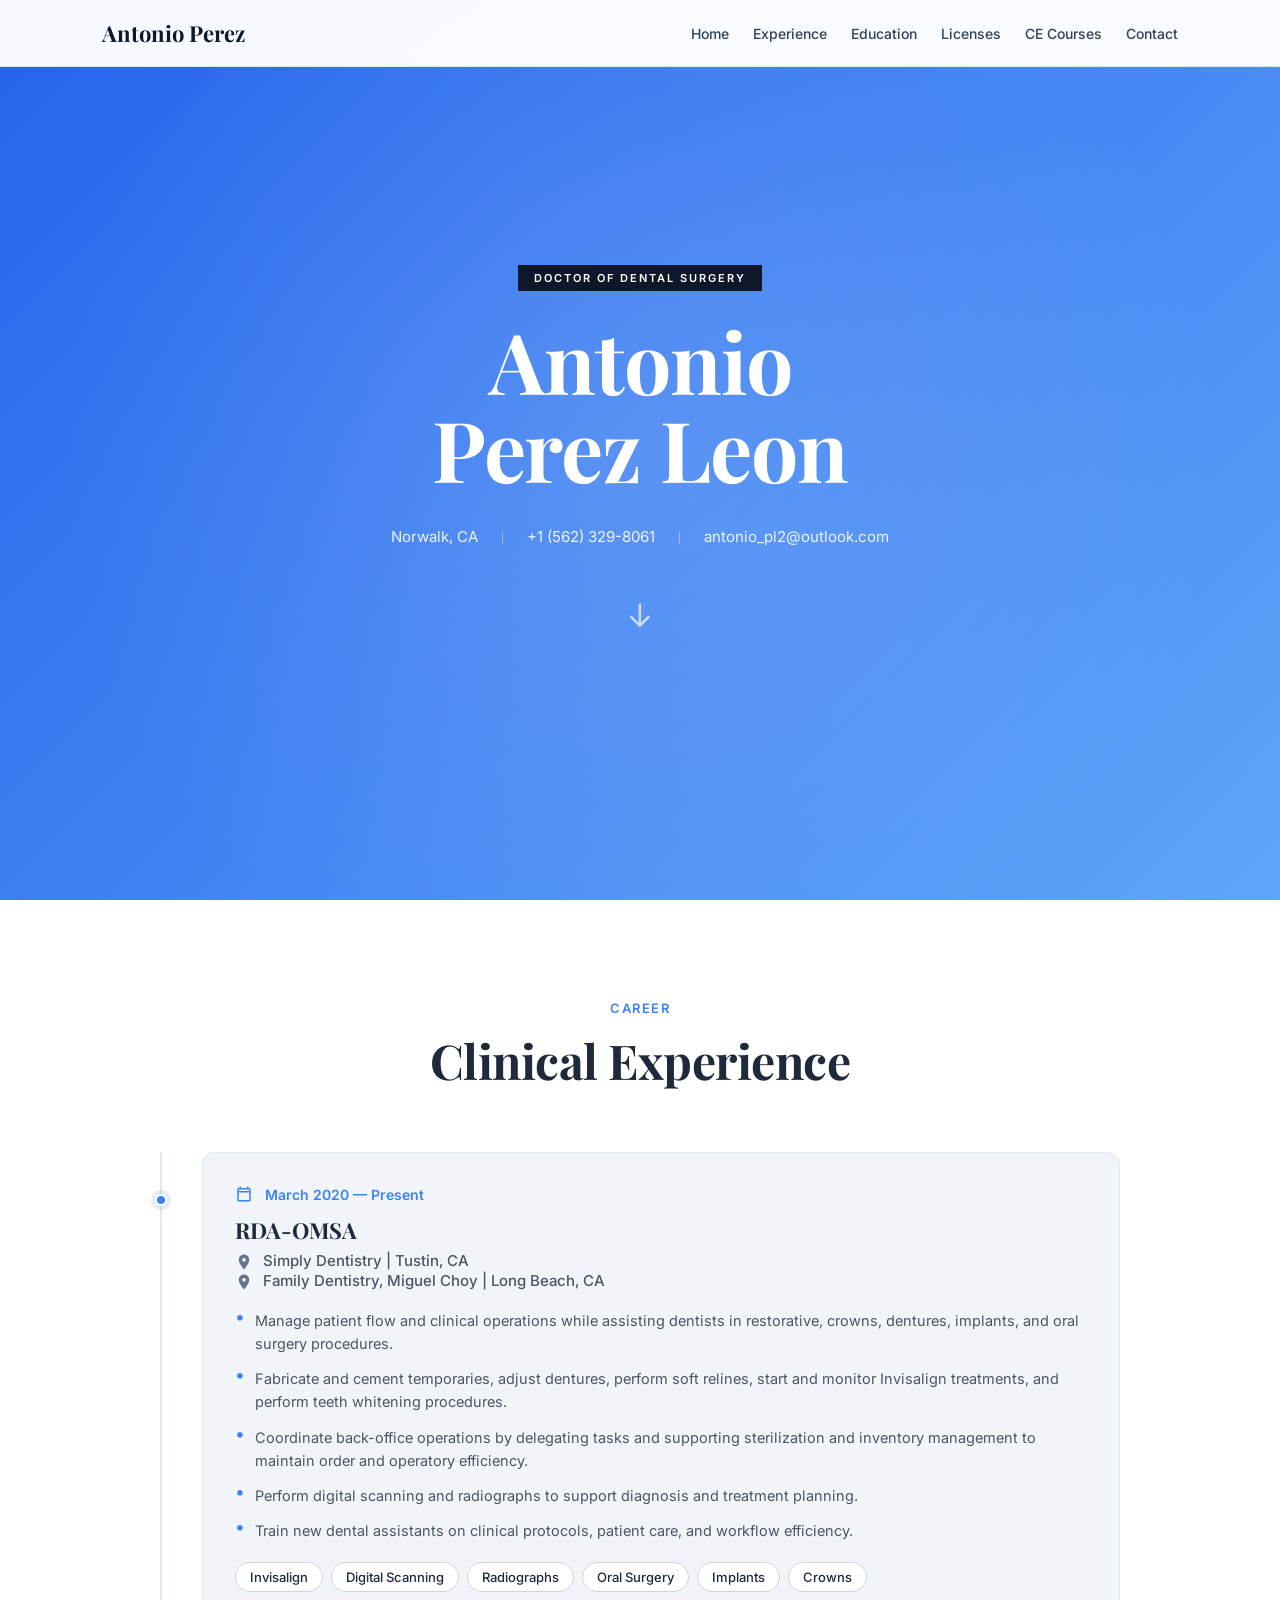
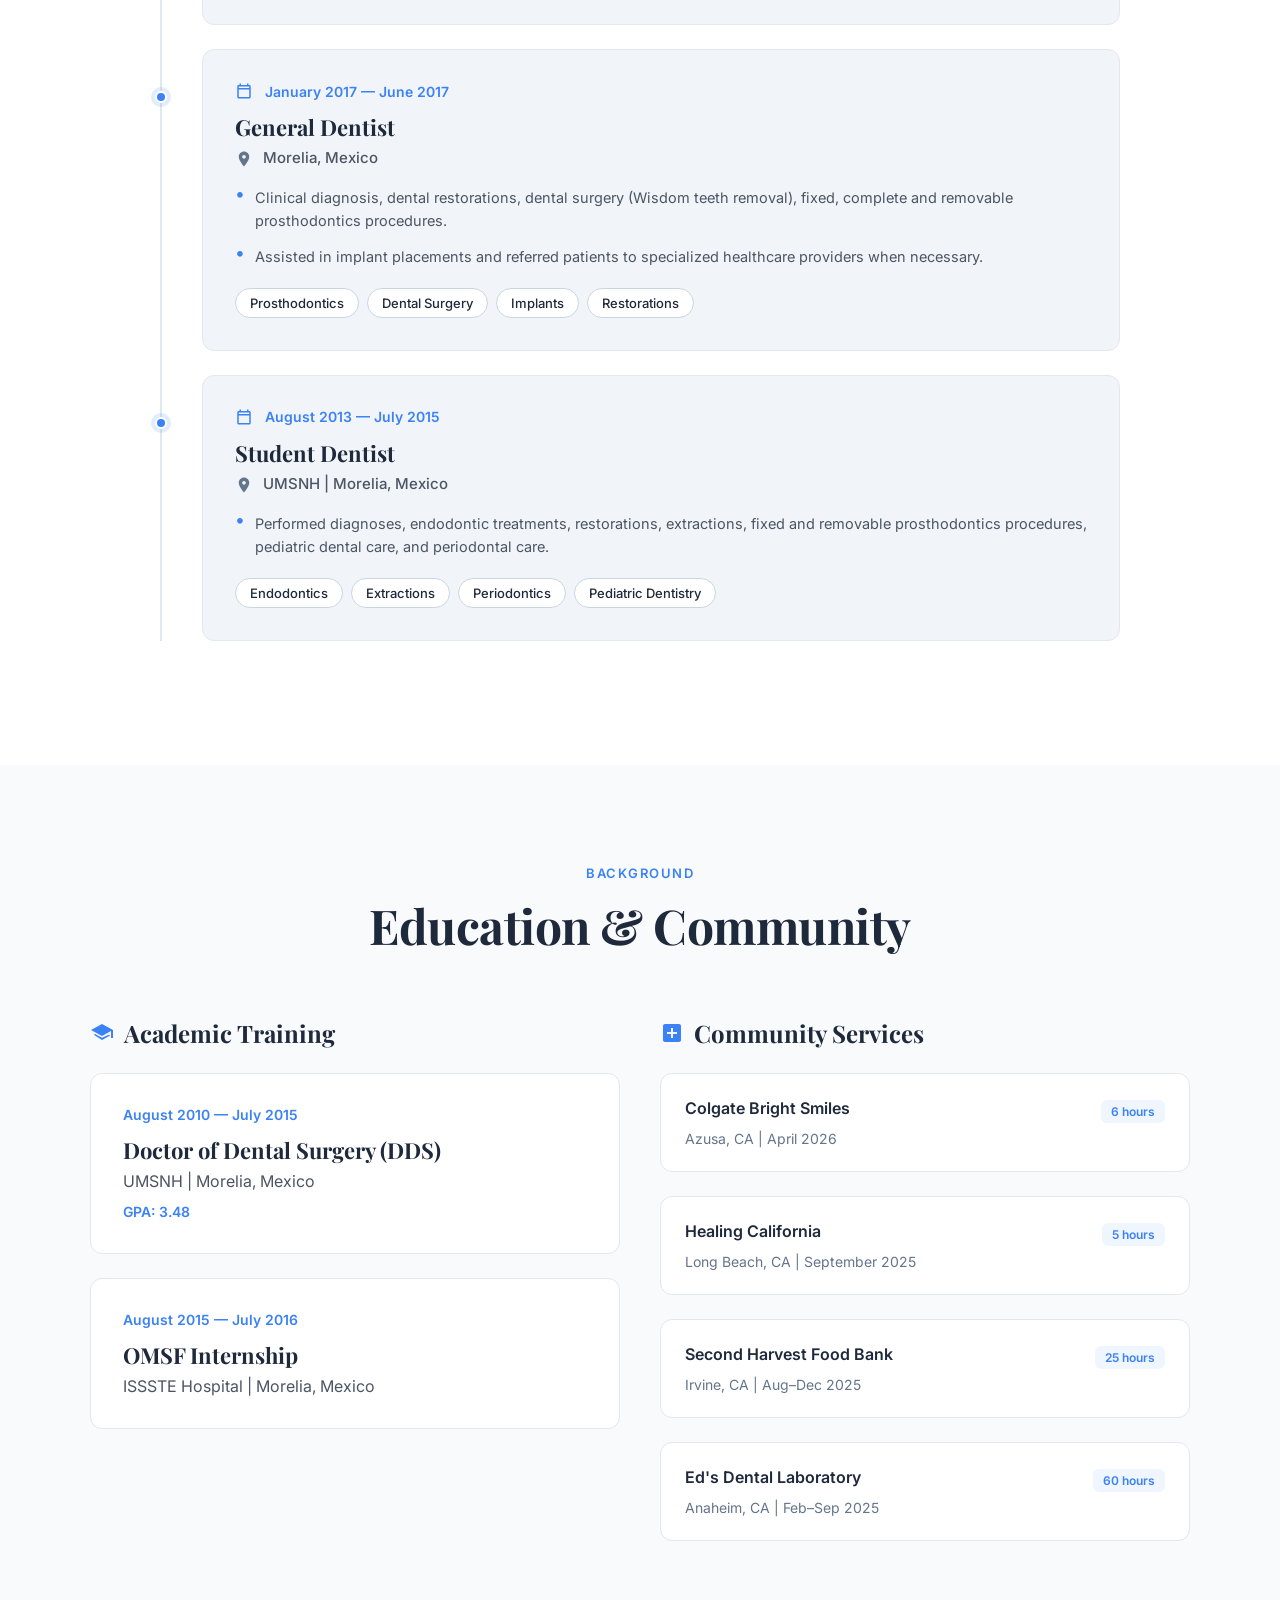
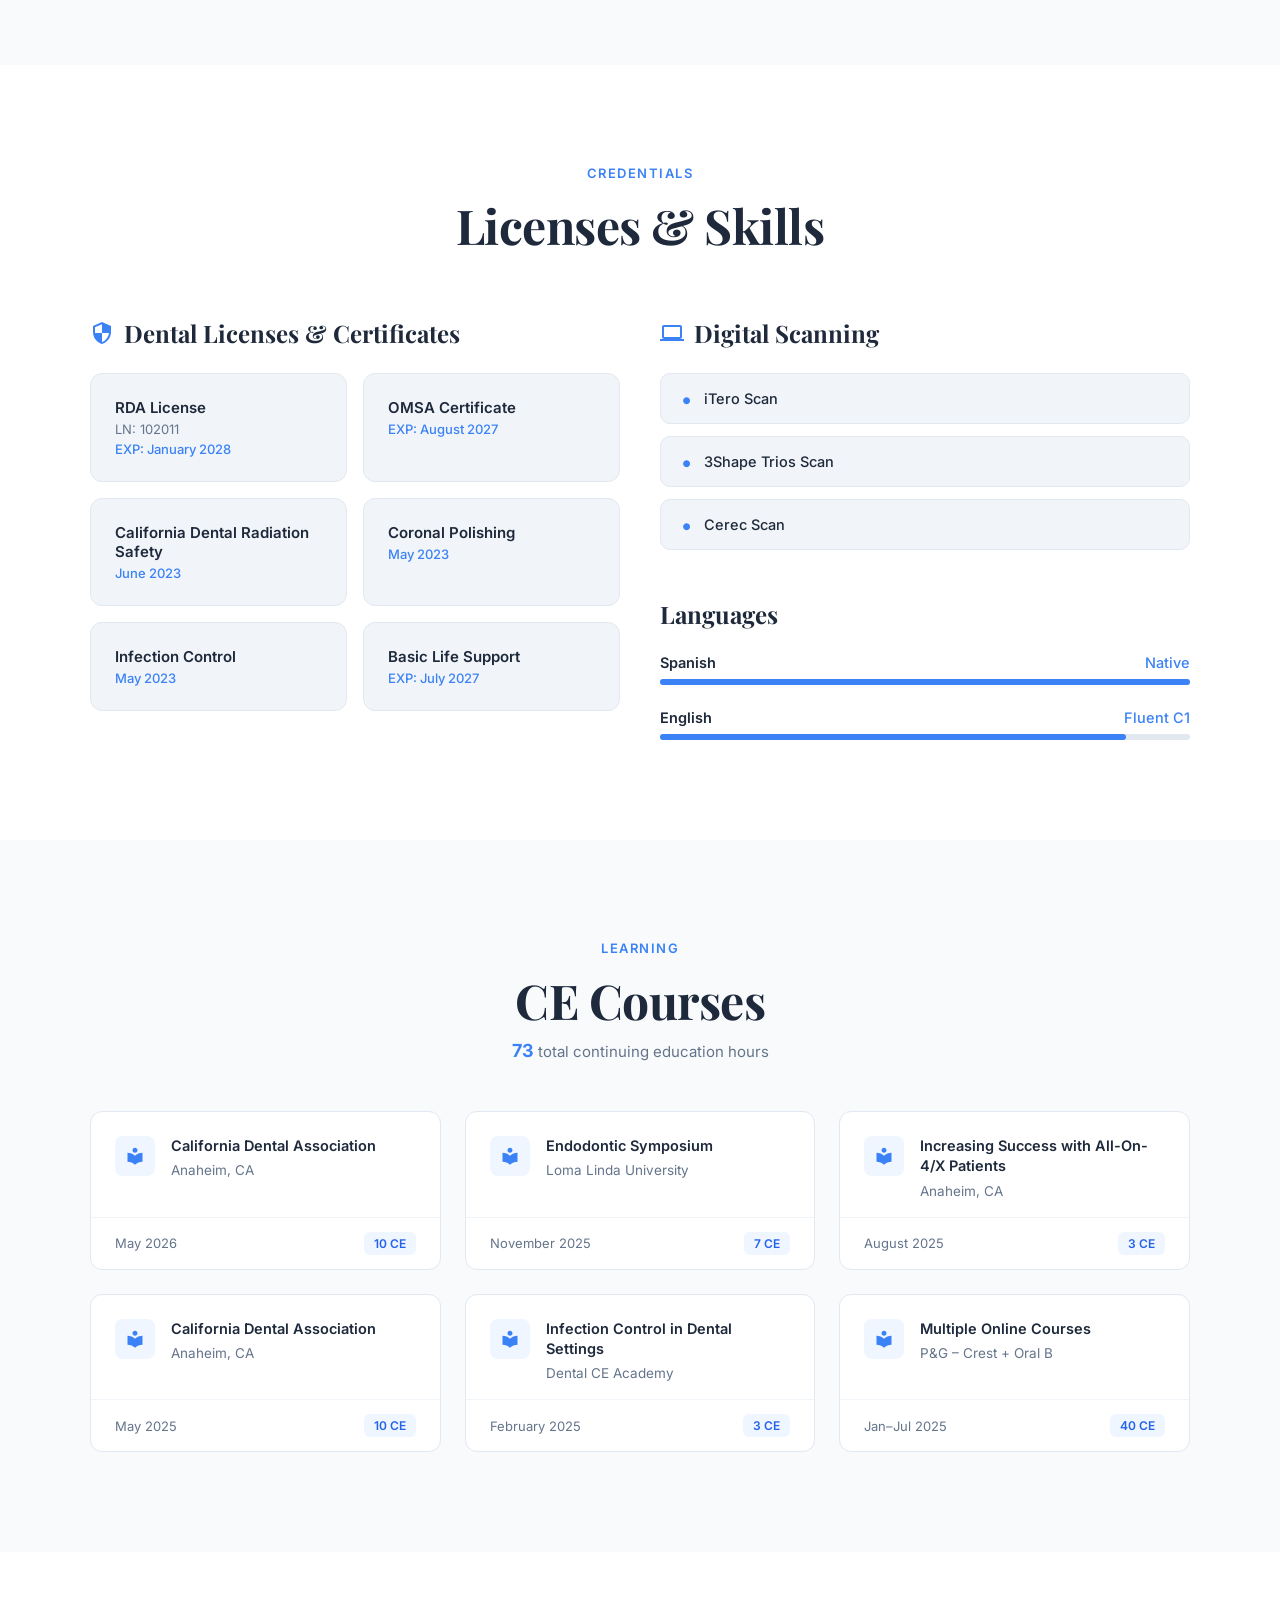
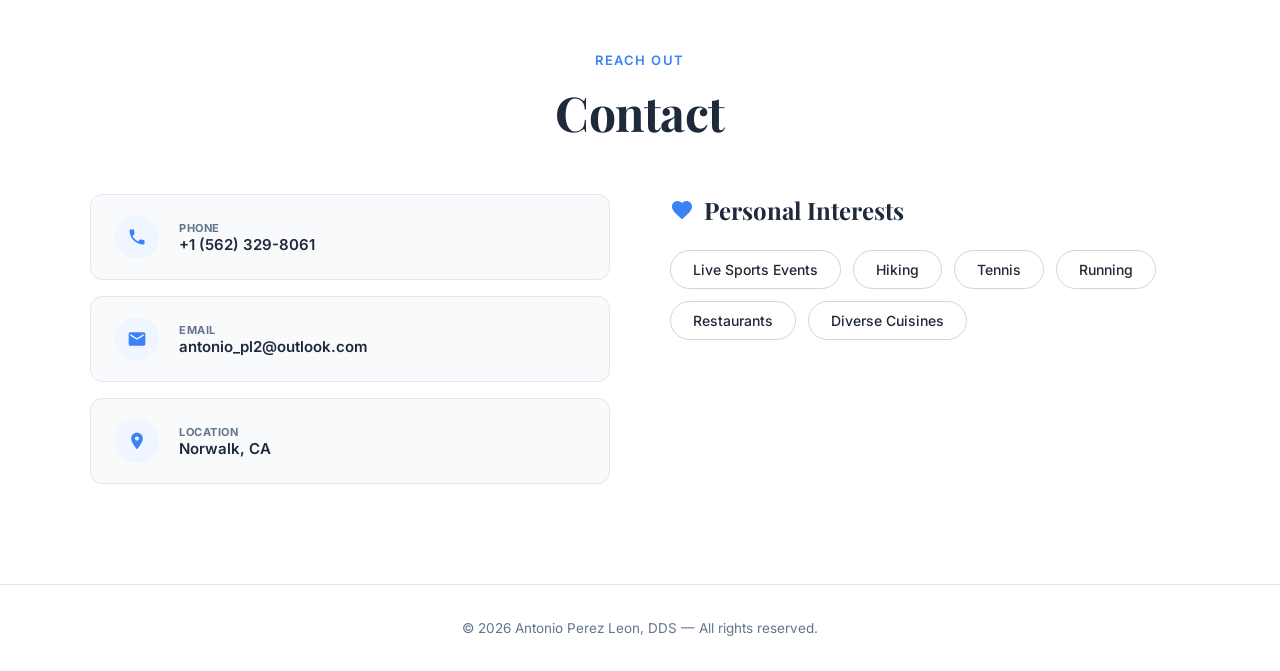
<file: index.html>
<!DOCTYPE html>
<html lang="en">
<head>
  <meta charset="UTF-8" />
  <meta name="viewport" content="width=device-width, initial-scale=1.0" />
  <title>Antonio Perez Leon | DDS</title>

  <link rel="preconnect" href="https://fonts.googleapis.com">
  <link rel="preconnect" href="https://fonts.gstatic.com" crossorigin>
  <link href="https://fonts.googleapis.com/css2?family=Playfair+Display:wght@600;700;800&family=Inter:wght@300;400;500;600;700&display=swap" rel="stylesheet">

  <link rel="stylesheet" href="css/styles.css" />
  
  <style>
    /* Estilos base rápidos para asegurar que los SVG se rendericen con el tamaño exacto del diseño */
    .icon-svg {
      width: 18px;
      height: 18px;
      fill: currentColor;
      display: inline-block;
      vertical-align: middle;
      flex-shrink: 0;
    }
    .subsection-title .icon-svg {
      width: 24px;
      height: 24px;
      color: #3b82f6;
    }
    .ce-icon-box .icon-svg {
      width: 20px;
      height: 20px;
    }
    .contact-icon-circle .icon-svg {
      width: 20px;
      height: 20px;
    }
    .date .icon-svg, .company .icon-svg {
      margin-right: 6px;
      color: #3b82f6;
    }
    .company .icon-svg {
      color: #64748b;
    }
    
    /* Clase para el fondo azul grisáceo en las tarjetas de Clinical Experience, Credentials y Scan Items */
    .card-bg-alt,
    .internal-grid .credential-card,
    .scanning-list .scan-item {
      background-color: #f1f5f9 !important; /* Color azul grisáceo tenue (Slate 100) */
      border: 1px solid #e2e8f0 !important;
    }

    /* Corrección de contraste para las etiquetas/chips dentro de Clinical Experience */
    .card-bg-alt .chips span {
      background-color: #ffffff !important; /* Fondo blanco para contrastar con el gris de la tarjeta */
      color: #1e293b !important;            /* Texto gris oscuro/azulino de alta visibilidad */
      border: 1px solid #cbd5e1 !important;  /* Borde sutil que define el contorno */
    }

    /* Estilos para los enlaces interactivos de contacto */
    a.contact-info-card {
      text-decoration: none !important;      /* Evita el subrayado por defecto */
      color: inherit !important;             /* Mantiene el color de texto original de la tarjeta */
      display: flex;                         /* Mantiene la alineación original del contenedor */
      transition: opacity 0.2s ease;
    }
    
    a.contact-info-card:hover {
      opacity: 0.85;                         /* Efecto visual sutil al pasar el mouse/hacer focus */
    }
  </style>
</head>
<body>

  <header class="navbar">
    <div class="logo">Antonio Perez</div>
    <button class="menu-btn" id="menuBtn">☰</button>
    <nav class="nav-links" id="navLinks">
      <a href="#inicio">Home</a>
      <a href="#career">Experience</a>
      <a href="#education">Education</a>
      <a href="#credentials">Licenses</a>
      <a href="#ce-courses">CE Courses</a>
      <a href="#contact">Contact</a>
    </nav>
  </header>

  <section class="hero" id="inicio">
    <div class="hero-overlay"></div>
    <div class="hero-content">
      <div class="hero-tag-container">
        <div class="hero-tag">DOCTOR OF DENTAL SURGERY</div>
      </div>
      <h1>Antonio<br>Perez Leon</h1>
      <div class="hero-info-horizontal">
        <span>Norwalk, CA</span>
        <span>+1 (562) 329-8061</span>
        <span>antonio_pl2@outlook.com</span>
      </div>
      <a href="#career" class="scroll-down">↓</a>
    </div>
  </section>

  <div class="section-wrapper" id="career">
    <div class="section-content">
      <div class="section-mini-title">CAREER</div>
      <h2 class="section-title">Clinical Experience</h2>

      <div class="timeline">
        <div class="timeline-item">
          <div class="timeline-dot"></div>
          <div class="card card-bg-alt">
            <div class="date">
              <svg class="icon-svg" viewBox="0 0 24 24"><path d="M19 4h-1V2h-2v2H8V2h-2v2H5c-1.11 0-1.99.9-1.99 2L3 20c0 1.1.89 2 2 2h14c1.1 0 2-.9 2-2V6c0-1.1-.9-2-2-2zm0 16H5V10h14v10zm0-12H5V6h14v2z"/></svg>
              March 2020 — Present
            </div>
            <h3>RDA-OMSA</h3>
            <p class="company">
              <svg class="icon-svg" viewBox="0 0 24 24"><path d="M12 2C8.13 2 5 5.13 5 9c0 5.25 7 13 7 13s7-7.75 7-13c0-3.87-3.13-7-7-7zm0 9.5c-1.38 0-2.5-1.12-2.5-2.5s1.12-2.5 2.5-2.5 2.5 1.12 2.5 2.5-1.12 2.5-2.5 2.5z"/></svg>
              Simply Dentistry | Tustin, CA
            </p>
            <p class="company">
              <svg class="icon-svg" viewBox="0 0 24 24"><path d="M12 2C8.13 2 5 5.13 5 9c0 5.25 7 13 7 13s7-7.75 7-13c0-3.87-3.13-7-7-7zm0 9.5c-1.38 0-2.5-1.12-2.5-2.5s1.12-2.5 2.5-2.5 2.5 1.12 2.5 2.5-1.12 2.5-2.5 2.5z"/></svg>
              Family Dentistry, Miguel Choy | Long Beach, CA
            </p>
            
            <ul class="job-description">
              <li>Manage patient flow and clinical operations while assisting dentists in restorative, crowns, dentures, implants, and oral surgery procedures.</li>
              <li>Fabricate and cement temporaries, adjust dentures, perform soft relines, start and monitor Invisalign treatments, and perform teeth whitening procedures.</li>
              <li>Coordinate back-office operations by delegating tasks and supporting sterilization and inventory management to maintain order and operatory efficiency.</li>
              <li>Perform digital scanning and radiographs to support diagnosis and treatment planning.</li>
              <li>Train new dental assistants on clinical protocols, patient care, and workflow efficiency.</li>
            </ul>

            <div class="chips">
              <span>Invisalign</span>
              <span>Digital Scanning</span>
              <span>Radiographs</span>
              <span>Oral Surgery</span>
              <span>Implants</span>
              <span>Crowns</span>
            </div>
          </div>
        </div>

        <div class="timeline-item">
          <div class="timeline-dot"></div>
          <div class="card card-bg-alt">
            <div class="date">
              <svg class="icon-svg" viewBox="0 0 24 24"><path d="M19 4h-1V2h-2v2H8V2h-2v2H5c-1.11 0-1.99.9-1.99 2L3 20c0 1.1.89 2 2 2h14c1.1 0 2-.9 2-2V6c0-1.1-.9-2-2-2zm0 16H5V10h14v10zm0-12H5V6h14v2z"/></svg>
              January 2017 — June 2017
            </div>
            <h3>General Dentist</h3>
            <p class="company">
              <svg class="icon-svg" viewBox="0 0 24 24"><path d="M12 2C8.13 2 5 5.13 5 9c0 5.25 7 13 7 13s7-7.75 7-13c0-3.87-3.13-7-7-7zm0 9.5c-1.38 0-2.5-1.12-2.5-2.5s1.12-2.5 2.5-2.5 2.5 1.12 2.5 2.5-1.12 2.5-2.5 2.5z"/></svg>
              Morelia, Mexico
            </p>
            
            <ul class="job-description">
              <li>Clinical diagnosis, dental restorations, dental surgery (Wisdom teeth removal), fixed, complete and removable prosthodontics procedures.</li>
              <li>Assisted in implant placements and referred patients to specialized healthcare providers when necessary.</li>
            </ul>

            <div class="chips">
              <span>Prosthodontics</span>
              <span>Dental Surgery</span>
              <span>Implants</span>
              <span>Restorations</span>
            </div>
          </div>
        </div>

        <div class="timeline-item">
          <div class="timeline-dot"></div>
          <div class="card card-bg-alt">
            <div class="date">
              <svg class="icon-svg" viewBox="0 0 24 24"><path d="M19 4h-1V2h-2v2H8V2h-2v2H5c-1.11 0-1.99.9-1.99 2L3 20c0 1.1.89 2 2 2h14c1.1 0 2-.9 2-2V6c0-1.1-.9-2-2-2zm0 16H5V10h14v10zm0-12H5V6h14v2z"/></svg>
              August 2013 — July 2015
            </div>
            <h3>Student Dentist</h3>
            <p class="company">
              <svg class="icon-svg" viewBox="0 0 24 24"><path d="M12 2C8.13 2 5 5.13 5 9c0 5.25 7 13 7 13s7-7.75 7-13c0-3.87-3.13-7-7-7zm0 9.5c-1.38 0-2.5-1.12-2.5-2.5s1.12-2.5 2.5-2.5 2.5 1.12 2.5 2.5-1.12 2.5-2.5 2.5z"/></svg>
              UMSNH | Morelia, Mexico
            </p>
            
            <ul class="job-description">
              <li>Performed diagnoses, endodontic treatments, restorations, extractions, fixed and removable prosthodontics procedures, pediatric dental care, and periodontal care.</li>
            </ul>

            <div class="chips">
              <span>Endodontics</span>
              <span>Extractions</span>
              <span>Periodontics</span>
              <span>Pediatric Dentistry</span>
            </div>
          </div>
        </div>
      </div>
    </div>
  </div>

  <div class="section-wrapper" id="education">
    <div class="section-content">
      <div class="section-mini-title">BACKGROUND</div>
      <h2 class="section-title">Education & Community</h2>

      <div class="grid-two-columns">
        <div class="column-left">
          <h3 class="subsection-title">
            <svg class="icon-svg" viewBox="0 0 24 24"><path d="M12 3L1 9l11 6 9-4.91V17h2V9L12 3zM5.18 13.04l-1.34.73L12 19l8.16-4.46-1.33-.73L12 16.71l-6.82-3.67z"/></svg>
            Academic Training
          </h3>
          <div class="card">
            <div class="date">August 2010 — July 2015</div>
            <h3>Doctor of Dental Surgery (DDS)</h3>
            <p>UMSNH | Morelia, Mexico</p>
            <strong class="gpa">GPA: 3.48</strong>
          </div>
          <div class="card">
            <div class="date">August 2015 — July 2016</div>
            <h3>OMSF Internship</h3>
            <p>ISSSTE Hospital | Morelia, Mexico</p>
          </div>
        </div>

        <div class="column-right">
          <h3 class="subsection-title">
            <svg class="icon-svg" viewBox="0 0 24 24"><path d="M19 3H5c-1.1 0-2 .9-2 2v14c0 1.1.9 2 2 2h14c1.1 0 2-.9 2-2V5c0-1.1-.9-2-2-2zm-2 10h-4v4h-2v-4H7v-2h4V7h2v4h4v2z"/></svg>
            Community Services
          </h3>
          <div class="card community-card">
            <div class="community-header">
              <h3>Colgate Bright Smiles</h3>
              <div class="hours">6 hours</div>
            </div>
            <p>Azusa, CA | April 2026</p>
          </div>
          <div class="card community-card">
            <div class="community-header">
              <h3>Healing California</h3>
              <div class="hours">5 hours</div>
            </div>
            <p>Long Beach, CA | September 2025</p>
          </div>
          <div class="card community-card">
            <div class="community-header">
              <h3>Second Harvest Food Bank</h3>
              <div class="hours">25 hours</div>
            </div>
            <p>Irvine, CA | Aug–Dec 2025</p>
          </div>
          <div class="card community-card">
            <div class="community-header">
              <h3>Ed's Dental Laboratory</h3>
              <div class="hours">60 hours</div>
            </div>
            <p>Anaheim, CA | Feb–Sep 2025</p>
          </div>
        </div>
      </div>
    </div>
  </div>

  <div class="section-wrapper" id="credentials">
    <div class="section-content">
      <div class="section-mini-title">CREDENTIALS</div>
      <h2 class="section-title">Licenses & Skills</h2>

      <div class="grid-two-columns">
        <div class="column-left">
          <h3 class="subsection-title">
            <svg class="icon-svg" viewBox="0 0 24 24"><path d="M12 1L3 5v6c0 5.55 3.84 10.74 9 12 5.16-1.26 9-6.45 9-12V5l-9-4zm0 10.99h7c-.53 4.12-3.28 7.79-7 8.94V12H5V6.3l7-3.11v8.8z"/></svg>
            Dental Licenses & Certificates
          </h3>
          <div class="internal-grid">
            <div class="card credential-card">
              <h3>RDA License</h3>
              <p class="sub-text">LN: 102011</p>
              <p class="exp-date">EXP: January 2028</p>
            </div>
            <div class="card credential-card">
              <h3>OMSA Certificate</h3>
              <p class="exp-date">EXP: August 2027</p>
            </div>
            <div class="card credential-card">
              <h3>California Dental Radiation Safety</h3>
              <p class="exp-date">June 2023</p>
            </div>
            <div class="card credential-card">
              <h3>Coronal Polishing</h3>
              <p class="exp-date">May 2023</p>
            </div>
            <div class="card credential-card">
              <h3>Infection Control</h3>
              <p class="exp-date">May 2023</p>
            </div>
            <div class="card credential-card">
              <h3>Basic Life Support</h3>
              <p class="exp-date">EXP: July 2027</p>
            </div>
          </div>
        </div>

        <div class="column-right">
          <h3 class="subsection-title">
            <svg class="icon-svg" viewBox="0 0 24 24"><path d="M20 18c1.1 0 1.99-.9 1.99-2L22 6c0-1.1-.9-2-2-2H4c-1.1 0-2 .9-2 2v10c0 1.1.9 2 2 2H0v2h24v-2h-4zM4 6h16v10H4V6z"/></svg>
            Digital Scanning
          </h3>
          <div class="scanning-list">
            <div class="scan-item">iTero Scan</div>
            <div class="scan-item">3Shape Trios Scan</div>
            <div class="scan-item">Cerec Scan</div>
          </div>

          <h3 class="subsection-title languages-top-margin">Languages</h3>
          <div class="languages-container">
            <div class="language-row">
              <div class="lang-labels">
                <span class="lang-name">Spanish</span>
                <span class="lang-level">Native</span>
              </div>
              <div class="progress-bar"><div class="bar-fill full"></div></div>
            </div>
            <div class="language-row">
              <div class="lang-labels">
                <span class="lang-name">English</span>
                <span class="lang-level">Fluent C1</span>
              </div>
              <div class="progress-bar"><div class="bar-fill fluent"></div></div>
            </div>
          </div>
        </div>
      </div>
    </div>
  </div>

  <div class="section-wrapper" id="ce-courses">
    <div class="section-content">
      <div class="section-mini-title">LEARNING</div>
      <h2 class="section-title ce-main-title">CE Courses</h2>
      <div class="ce-subtitle"><strong>73</strong> total continuing education hours</div>

      <div class="ce-grid">
        <div class="card ce-card">
          <div class="ce-card-top">
            <div class="ce-icon-box">
              <svg class="icon-svg" viewBox="0 0 24 24"><path d="M12 11.55C9.64 9.35 6.48 8 3 8v11c3.48 0 6.64 1.35 9 3.55 2.36-2.2 5.52-3.55 9-3.55V8c-3.48 0-6.64 1.35-9 3.55zM12 2c1.66 0 3 1.34 3 3s-1.34 3-3 3-3-1.34-3-3 1.34-3 3-3z"/></svg>
            </div>
            <div class="ce-info">
              <h3>California Dental Association</h3>
              <p>Anaheim, CA</p>
            </div>
          </div>
          <div class="ce-card-bottom">
            <span class="ce-date">May 2026</span>
            <span class="ce-badge">10 CE</span>
          </div>
        </div>
        <div class="card ce-card">
          <div class="ce-card-top">
            <div class="ce-icon-box">
              <svg class="icon-svg" viewBox="0 0 24 24"><path d="M12 11.55C9.64 9.35 6.48 8 3 8v11c3.48 0 6.64 1.35 9 3.55 2.36-2.2 5.52-3.55 9-3.55V8c-3.48 0-6.64 1.35-9 3.55zM12 2c1.66 0 3 1.34 3 3s-1.34 3-3 3-3-1.34-3-3 1.34-3 3-3z"/></svg>
            </div>
            <div class="ce-info">
              <h3>Endodontic Symposium</h3>
              <p>Loma Linda University</p>
            </div>
          </div>
          <div class="ce-card-bottom">
            <span class="ce-date">November 2025</span>
            <span class="ce-badge">7 CE</span>
          </div>
        </div>
        <div class="card ce-card">
          <div class="ce-card-top">
            <div class="ce-icon-box">
              <svg class="icon-svg" viewBox="0 0 24 24"><path d="M12 11.55C9.64 9.35 6.48 8 3 8v11c3.48 0 6.64 1.35 9 3.55 2.36-2.2 5.52-3.55 9-3.55V8c-3.48 0-6.64 1.35-9 3.55zM12 2c1.66 0 3 1.34 3 3s-1.34 3-3 3-3-1.34-3-3 1.34-3 3-3z"/></svg>
            </div>
            <div class="ce-info">
              <h3>Increasing Success with All-On-4/X Patients</h3>
              <p>Anaheim, CA</p>
            </div>
          </div>
          <div class="ce-card-bottom">
            <span class="ce-date">August 2025</span>
            <span class="ce-badge">3 CE</span>
          </div>
        </div>
        <div class="card ce-card">
          <div class="ce-card-top">
            <div class="ce-icon-box">
              <svg class="icon-svg" viewBox="0 0 24 24"><path d="M12 11.55C9.64 9.35 6.48 8 3 8v11c3.48 0 6.64 1.35 9 3.55 2.36-2.2 5.52-3.55 9-3.55V8c-3.48 0-6.64 1.35-9 3.55zM12 2c1.66 0 3 1.34 3 3s-1.34 3-3 3-3-1.34-3-3 1.34-3 3-3z"/></svg>
            </div>
            <div class="ce-info">
              <h3>California Dental Association</h3>
              <p>Anaheim, CA</p>
            </div>
          </div>
          <div class="ce-card-bottom">
            <span class="ce-date">May 2025</span>
            <span class="ce-badge">10 CE</span>
          </div>
        </div>
        <div class="card ce-card">
          <div class="ce-card-top">
            <div class="ce-icon-box">
              <svg class="icon-svg" viewBox="0 0 24 24"><path d="M12 11.55C9.64 9.35 6.48 8 3 8v11c3.48 0 6.64 1.35 9 3.55 2.36-2.2 5.52-3.55 9-3.55V8c-3.48 0-6.64 1.35-9 3.55zM12 2c1.66 0 3 1.34 3 3s-1.34 3-3 3-3-1.34-3-3 1.34-3 3-3z"/></svg>
            </div>
            <div class="ce-info">
              <h3>Infection Control in Dental Settings</h3>
              <p>Dental CE Academy</p>
            </div>
          </div>
          <div class="ce-card-bottom">
            <span class="ce-date">February 2025</span>
            <span class="ce-badge">3 CE</span>
          </div>
        </div>
        <div class="card ce-card">
          <div class="ce-card-top">
            <div class="ce-icon-box">
              <svg class="icon-svg" viewBox="0 0 24 24"><path d="M12 11.55C9.64 9.35 6.48 8 3 8v11c3.48 0 6.64 1.35 9 3.55 2.36-2.2 5.52-3.55 9-3.55V8c-3.48 0-6.64 1.35-9 3.55zM12 2c1.66 0 3 1.34 3 3s-1.34 3-3 3-3-1.34-3-3 1.34-3 3-3z"/></svg>
            </div>
            <div class="ce-info">
              <h3>Multiple Online Courses</h3>
              <p>P&G – Crest + Oral B</p>
            </div>
          </div>
          <div class="ce-card-bottom">
            <span class="ce-date">Jan–Jul 2025</span>
            <span class="ce-badge">40 CE</span>
          </div>
        </div>
      </div>
    </div>
  </div>

  <div class="section-wrapper" id="contact">
    <div class="section-content">
      <div class="section-mini-title">REACH OUT</div>
      <h2 class="section-title contact-main-title">Contact</h2>

      <div class="grid-two-columns contact-layout">
        <div class="contact-cards-container">
          
          <a href="tel:+15623298061" class="card contact-info-card">
            <div class="contact-icon-circle">
              <svg class="icon-svg" viewBox="0 0 24 24"><path d="M6.62 10.79a15.15 15.15 0 0 0 6.59 6.59l2.2-2.2c.27-.27.67-.36 1.02-.24 1.12.37 2.33.57 3.57.57.55 0 1 .45 1 1V20c0 .55-.45 1-1 1-9.39 0-17-7.61-17-17 0-.55.45-1 1-1h3.5c.55 0 1 .45 1 1 0 1.25.2 2.45.57 3.57.11.35.03.74-.25 1.02l-2.2 2.2z"/></svg>
            </div>
            <div class="contact-data">
              <span class="contact-label">PHONE</span>
              <span class="contact-value">+1 (562) 329-8061</span>
            </div>
          </a>

          <a href="mailto:antonio_pl2@outlook.com" class="card contact-info-card">
            <div class="contact-icon-circle">
              <svg class="icon-svg" viewBox="0 0 24 24"><path d="M20 4H4c-1.1 0-1.99.9-1.99 2L2 18c0 1.1.9 2 2 2h16c1.1 0 2-.9 2-2V6c0-1.1-.9-2-2-2zm0 4l-8 5-8-5V6l8 5 8-5v2z"/></svg>
            </div>
            <div class="contact-data">
              <span class="contact-label">EMAIL</span>
              <span class="contact-value">antonio_pl2@outlook.com</span>
            </div>
          </a>

          <div class="card contact-info-card">
            <div class="contact-icon-circle">
              <svg class="icon-svg" viewBox="0 0 24 24"><path d="M12 2C8.13 2 5 5.13 5 9c0 5.25 7 13 7 13s7-7.75 7-13c0-3.87-3.13-7-7-7zm0 9.5c-1.38 0-2.5-1.12-2.5-2.5s1.12-2.5 2.5-2.5 2.5 1.12 2.5 2.5-1.12 2.5-2.5 2.5z"/></svg>
            </div>
            <div class="contact-data">
              <span class="contact-label">LOCATION</span>
              <span class="contact-value">Norwalk, CA</span>
            </div>
          </div>
        </div>

        <div class="interests-container">
          <h3 class="subsection-title">
            <svg class="icon-svg" viewBox="0 0 24 24"><path d="M12 21.35l-1.45-1.32C5.4 15.36 2 12.28 2 8.5 2 5.42 4.42 3 7.5 3c1.74 0 3.41.81 4.5 2.09C13.09 3.81 14.76 3 16.5 3 19.58 3 22 5.42 22 8.5c0 3.78-3.4 6.86-8.55 11.54L12 21.35z"/></svg>
            Personal Interests
          </h3>
          <div class="interests-chips">
            <span>Live Sports Events</span>
            <span>Hiking</span>
            <span>Tennis</span>
            <span>Running</span>
            <span>Restaurants</span>
            <span>Diverse Cuisines</span>
          </div>
        </div>
      </div>
    </div>
  </div>

  <footer class="main-footer">
    <p>&copy; 2026 Antonio Perez Leon, DDS &mdash; All rights reserved.</p>
  </footer>

  <script>
    const menuBtn = document.getElementById('menuBtn');
    const navLinks = document.getElementById('navLinks');
    if(menuBtn && navLinks) {
      menuBtn.addEventListener('click', () => {
        navLinks.classList.toggle('active');
      });
    }
  </script>
</body>
</html>
</file>
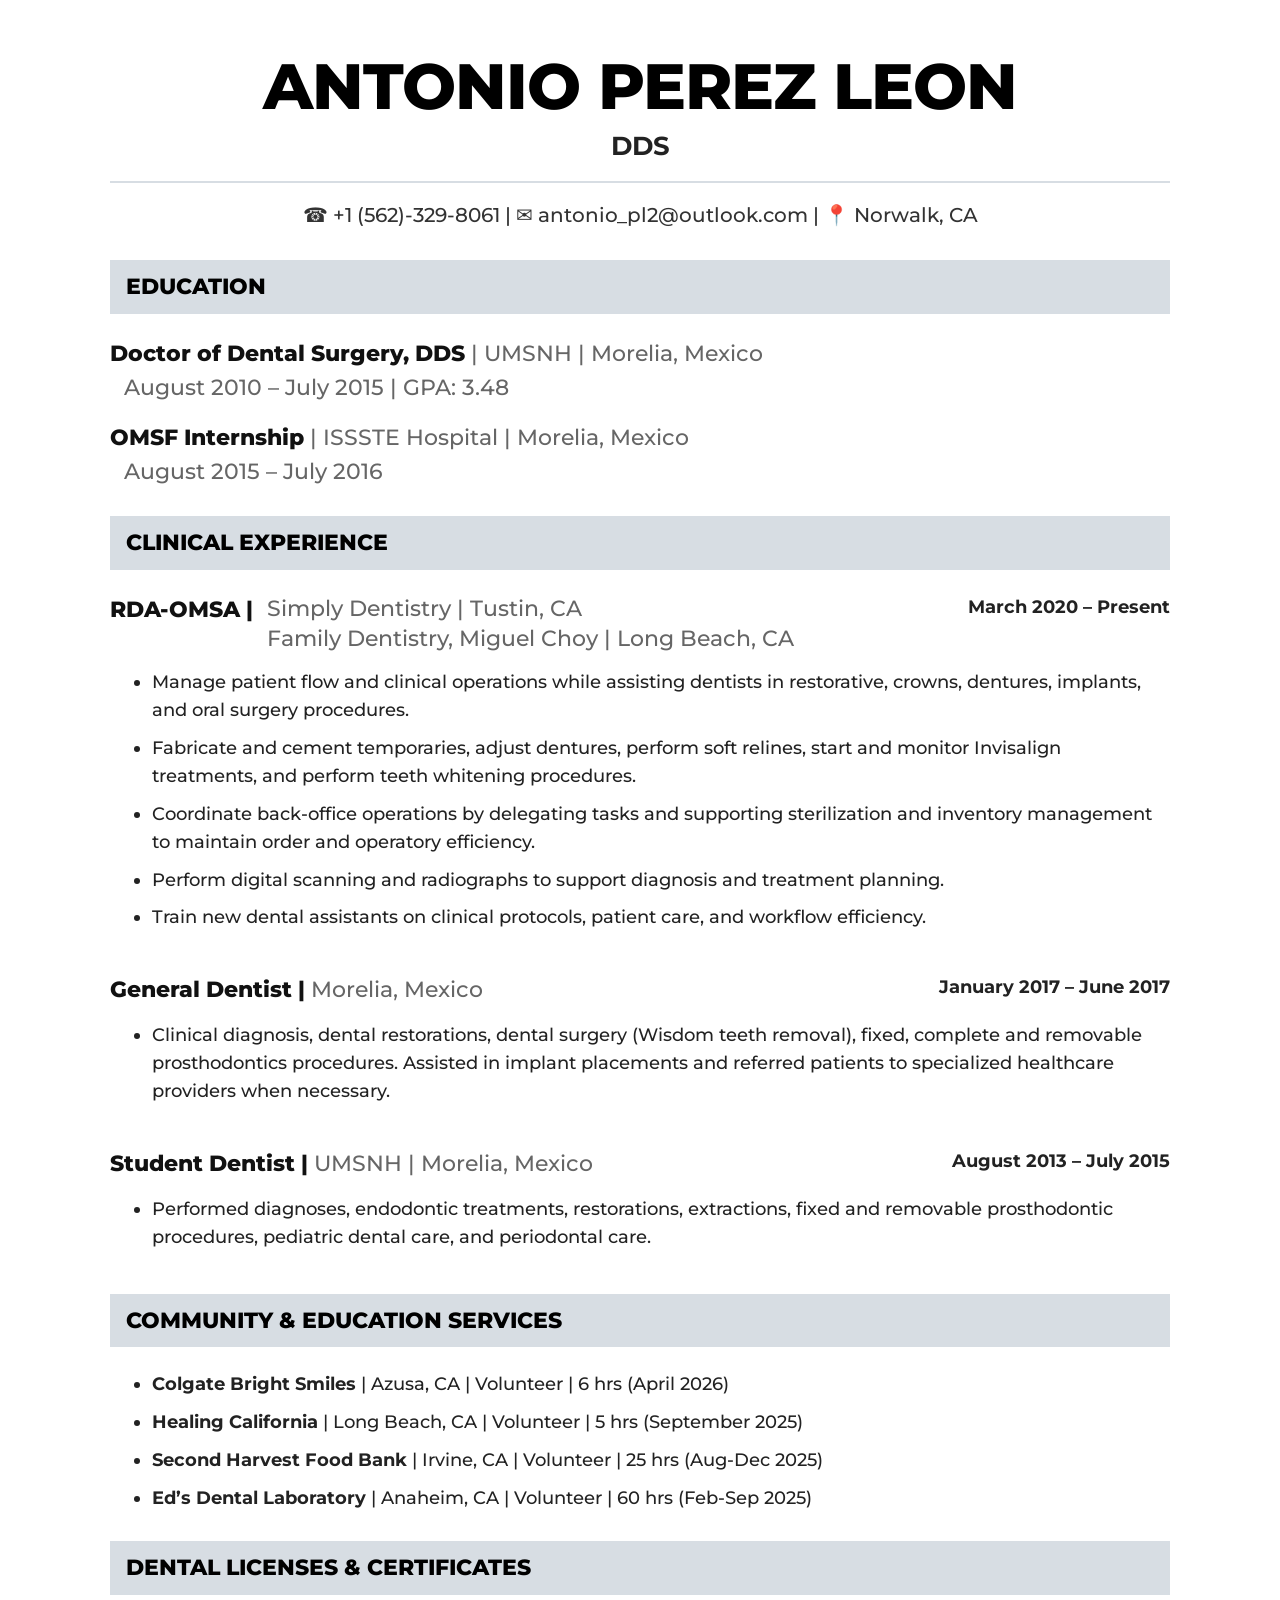
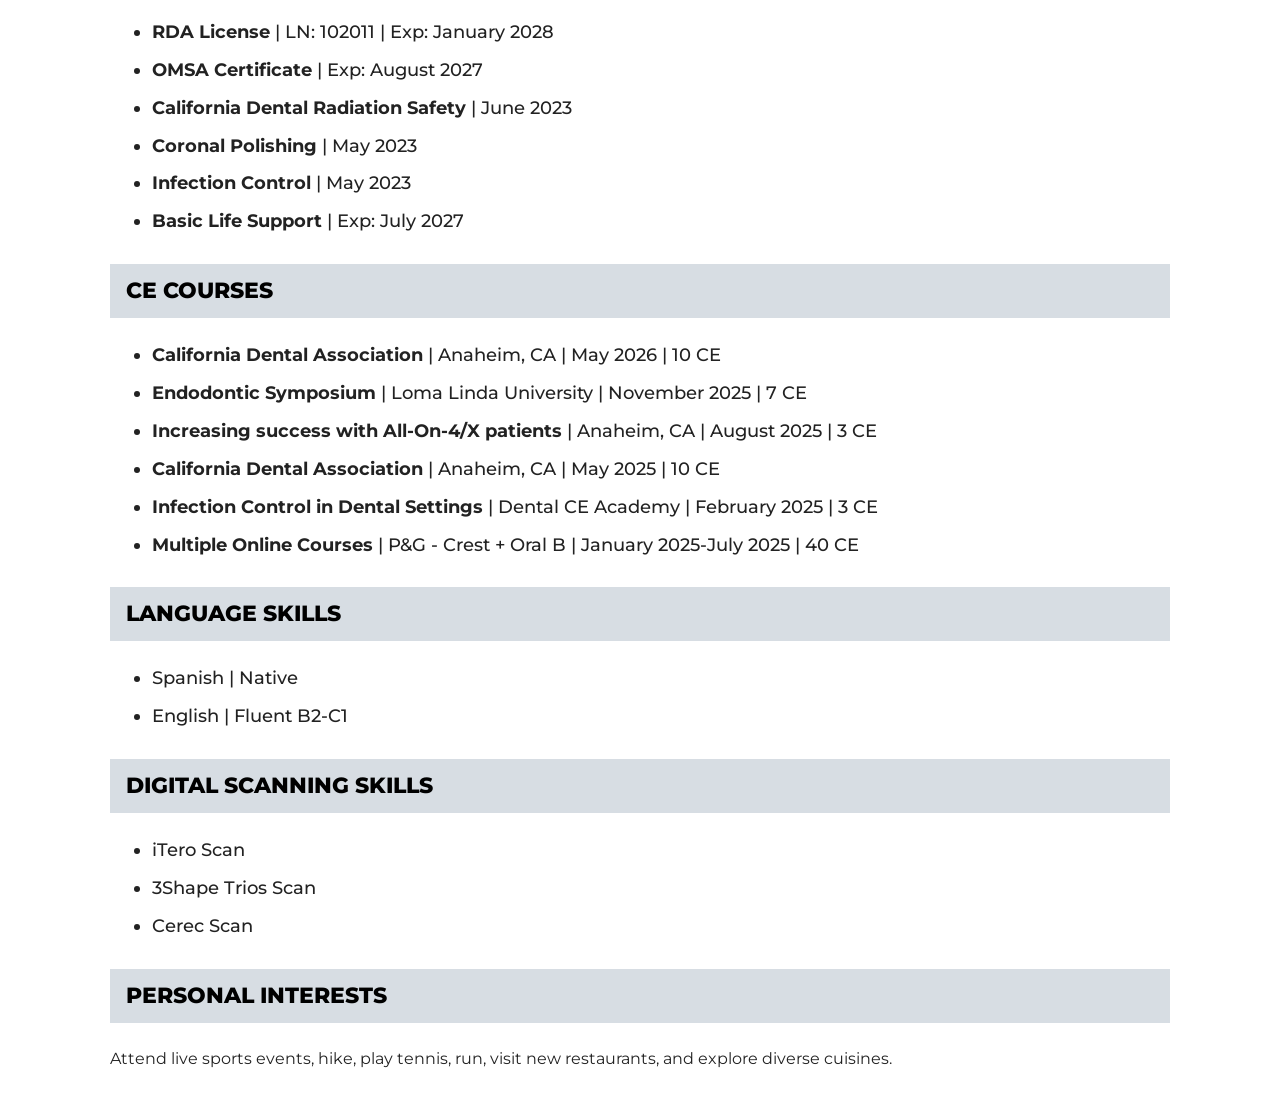
<file: cv.html>
<!DOCTYPE html>
<html lang="en">
<head>
  <meta charset="UTF-8" />
  <meta name="viewport" content="width=device-width, initial-scale=1.0"/>
  <title>Antonio Perez Leon – Dental CV</title>

  <!-- FONT -->
  <link rel="preconnect" href="https://fonts.googleapis.com">
  <link rel="preconnect" href="https://fonts.gstatic.com" crossorigin>

  <link href="https://fonts.googleapis.com/css2?family=Montserrat:wght@400;500;600;700;800&display=swap" rel="stylesheet">

  <link rel="stylesheet" href="cv.css">
</head>

<body>

  <!-- =========================================================
       HEADER
  ========================================================== -->

  <header class="header">

    <h1 class="main-name">
      ANTONIO PEREZ LEON
    </h1>

    <h2 class="degree">
      DDS
    </h2>

    <div class="divider"></div>

    <p class="contact">
      ☎ +1 (562)-329-8061 |
      ✉ antonio_pl2@outlook.com |
      📍 Norwalk, CA
    </p>

  </header>

  <!-- =========================================================
       EDUCATION
  ========================================================== -->

  <section class="section">

    <h2 class="section-title">
      EDUCATION
    </h2>

    <div class="education-item">

      <p>
        <strong>Doctor of Dental Surgery, DDS</strong> |
        UMSNH | Morelia, Mexico
      </p>

      <p class="subtext">
        August 2010 – July 2015 | GPA: 3.48
      </p>

    </div>

    <div class="education-item">

      <p>
        <strong>OMSF Internship</strong> |
        ISSSTE Hospital | Morelia, Mexico
      </p>

      <p class="subtext">
        August 2015 – July 2016
      </p>

    </div>

  </section>

  <!-- =========================================================
       CLINICAL EXPERIENCE
  ========================================================== -->

  <section class="section">

    <h2 class="section-title">
      CLINICAL EXPERIENCE
    </h2>

    <!-- JOB -->
    <div class="job">

      <div class="job-top">

        <div class="job-left">

          <div class="job-title">
            RDA-OMSA |
          </div>

          <div class="job-company">
            Simply Dentistry | Tustin, CA
            <br>
            Family Dentistry, Miguel Choy | Long Beach, CA
          </div>

        </div>

        <div class="job-date">
          March 2020 – Present
        </div>

      </div>

      <ul class="details">

        <li>
          Manage patient flow and clinical operations while assisting dentists in restorative,
          crowns, dentures, implants, and oral surgery procedures.
        </li>

        <li>
          Fabricate and cement temporaries, adjust dentures, perform soft relines,
          start and monitor Invisalign treatments, and perform teeth whitening procedures.
        </li>

        <li>
          Coordinate back-office operations by delegating tasks and supporting sterilization
          and inventory management to maintain order and operatory efficiency.
        </li>

        <li>
          Perform digital scanning and radiographs to support diagnosis and treatment planning.
        </li>

        <li>
          Train new dental assistants on clinical protocols, patient care,
          and workflow efficiency.
        </li>

      </ul>

    </div>

    <!-- JOB -->
    <div class="job">

      <div class="job-top">

        <div class="job-left">

          <div class="job-title">
            General Dentist |
            <span class="location">
              Morelia, Mexico
            </span>
          </div>

        </div>

        <div class="job-date">
          January 2017 – June 2017
        </div>

      </div>

      <ul class="details">

        <li>
          Clinical diagnosis, dental restorations, dental surgery (Wisdom teeth removal),
          fixed, complete and removable prosthodontics procedures.
          Assisted in implant placements and referred patients to specialized
          healthcare providers when necessary.
        </li>

      </ul>

    </div>

    <!-- JOB -->
    <div class="job">

      <div class="job-top">

        <div class="job-left">

          <div class="job-title">
            Student Dentist |
            <span class="location">
              UMSNH | Morelia, Mexico
            </span>
          </div>

        </div>

        <div class="job-date">
          August 2013 – July 2015
        </div>

      </div>

      <ul class="details">

        <li>
          Performed diagnoses, endodontic treatments, restorations, extractions,
          fixed and removable prosthodontic procedures,
          pediatric dental care, and periodontal care.
        </li>

      </ul>

    </div>

  </section>

  <!-- =========================================================
       COMMUNITY
  ========================================================== -->

  <section class="section">

    <h2 class="section-title">
      COMMUNITY & EDUCATION SERVICES
    </h2>

    <ul class="details">

      <li>
        <strong>Colgate Bright Smiles</strong> |
        Azusa, CA | Volunteer | 6 hrs (April 2026)
      </li>

      <li>
        <strong>Healing California</strong> |
        Long Beach, CA | Volunteer | 5 hrs (September 2025)
      </li>

      <li>
        <strong>Second Harvest Food Bank</strong> |
        Irvine, CA | Volunteer | 25 hrs (Aug-Dec 2025)
      </li>

      <li>
        <strong>Ed’s Dental Laboratory</strong> |
        Anaheim, CA | Volunteer | 60 hrs (Feb-Sep 2025)
      </li>

    </ul>

  </section>

  <!-- =========================================================
       LICENSES
  ========================================================== -->

  <section class="section">

    <h2 class="section-title">
      DENTAL LICENSES & CERTIFICATES
    </h2>

    <ul class="details">

      <li>
        <strong>RDA License</strong> |
        LN: 102011 | Exp: January 2028
      </li>

      <li>
        <strong>OMSA Certificate</strong> |
        Exp: August 2027
      </li>

      <li>
        <strong>California Dental Radiation Safety</strong> |
        June 2023
      </li>

      <li>
        <strong>Coronal Polishing</strong> |
        May 2023
      </li>

      <li>
        <strong>Infection Control</strong> |
        May 2023
      </li>

      <li>
        <strong>Basic Life Support</strong> |
        Exp: July 2027
      </li>

    </ul>

  </section>

  <!-- =========================================================
       CE COURSES
  ========================================================== -->

  <section class="section">

    <h2 class="section-title">
      CE COURSES
    </h2>

    <ul class="details">

      <li>
        <strong>California Dental Association</strong> |
        Anaheim, CA | May 2026 | 10 CE
      </li>

      <li>
        <strong>Endodontic Symposium</strong> |
        Loma Linda University | November 2025 | 7 CE
      </li>

      <li>
        <strong>Increasing success with All-On-4/X patients</strong> |
        Anaheim, CA | August 2025 | 3 CE
      </li>

      <li>
        <strong>California Dental Association</strong> |
        Anaheim, CA | May 2025 | 10 CE
      </li>

      <li>
        <strong>Infection Control in Dental Settings</strong> |
        Dental CE Academy | February 2025 | 3 CE
      </li>

      <li>
        <strong>Multiple Online Courses</strong> |
        P&G - Crest + Oral B | January 2025-July 2025 | 40 CE
      </li>

    </ul>

  </section>

  <!-- =========================================================
       LANGUAGE SKILLS
  ========================================================== -->

  <section class="section">

    <h2 class="section-title">
      LANGUAGE SKILLS
    </h2>

    <ul class="details">

      <li>
        Spanish | Native
      </li>

      <li>
        English | Fluent B2-C1
      </li>

    </ul>

  </section>

  <!-- =========================================================
       DIGITAL SCANNING SKILLS
  ========================================================== -->

  <section class="section">

    <h2 class="section-title">
      DIGITAL SCANNING SKILLS
    </h2>

   <ul class="details">

      <li>iTero Scan</li>

      <li>3Shape Trios Scan</li>

      <li>Cerec Scan</li>

    </ul>

  </section>

  <!-- =========================================================
       PERSONAL INTERESTS
  ========================================================== -->

  <section class="section">

    <h2 class="section-title">
      PERSONAL INTERESTS
    </h2>

    <p class="interests">
      Attend live sports events, hike, play tennis, run,
      visit new restaurants, and explore diverse cuisines.
    </p>

  </section>

</body>
</html>
</file>
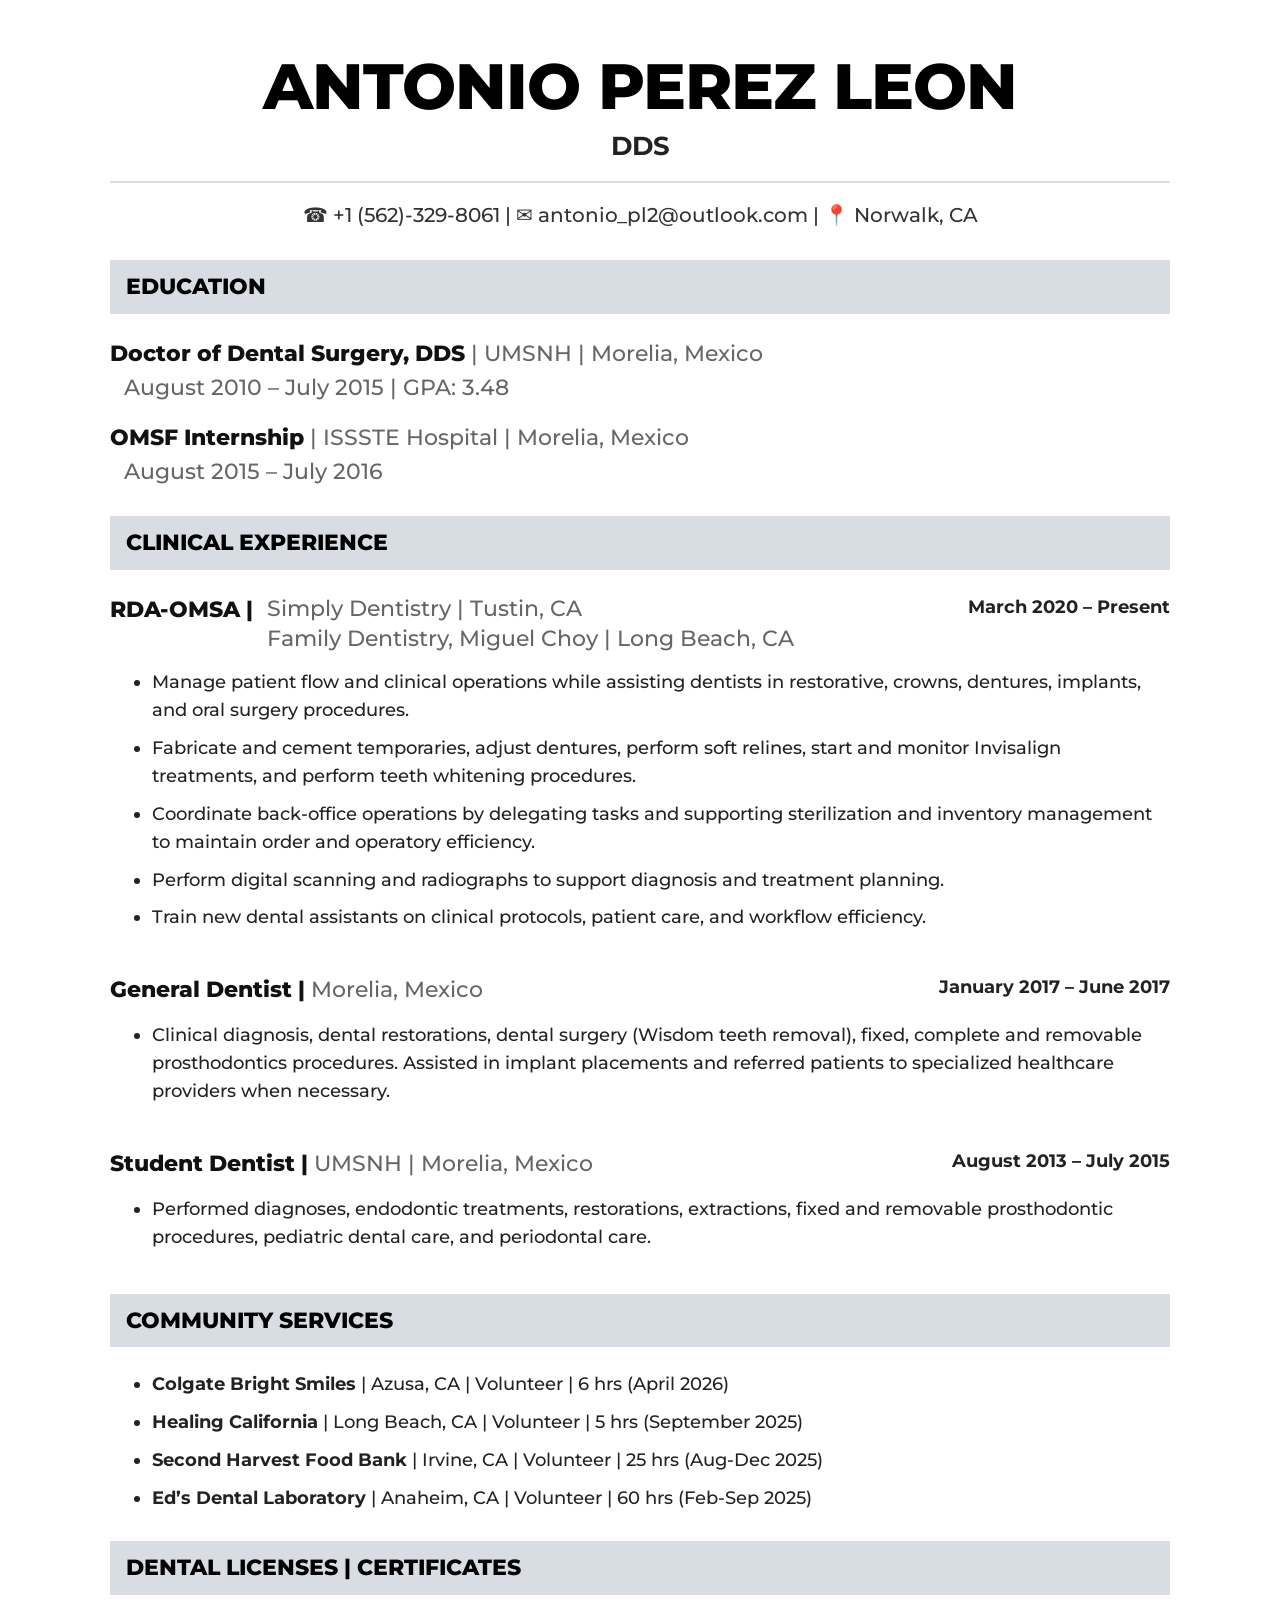
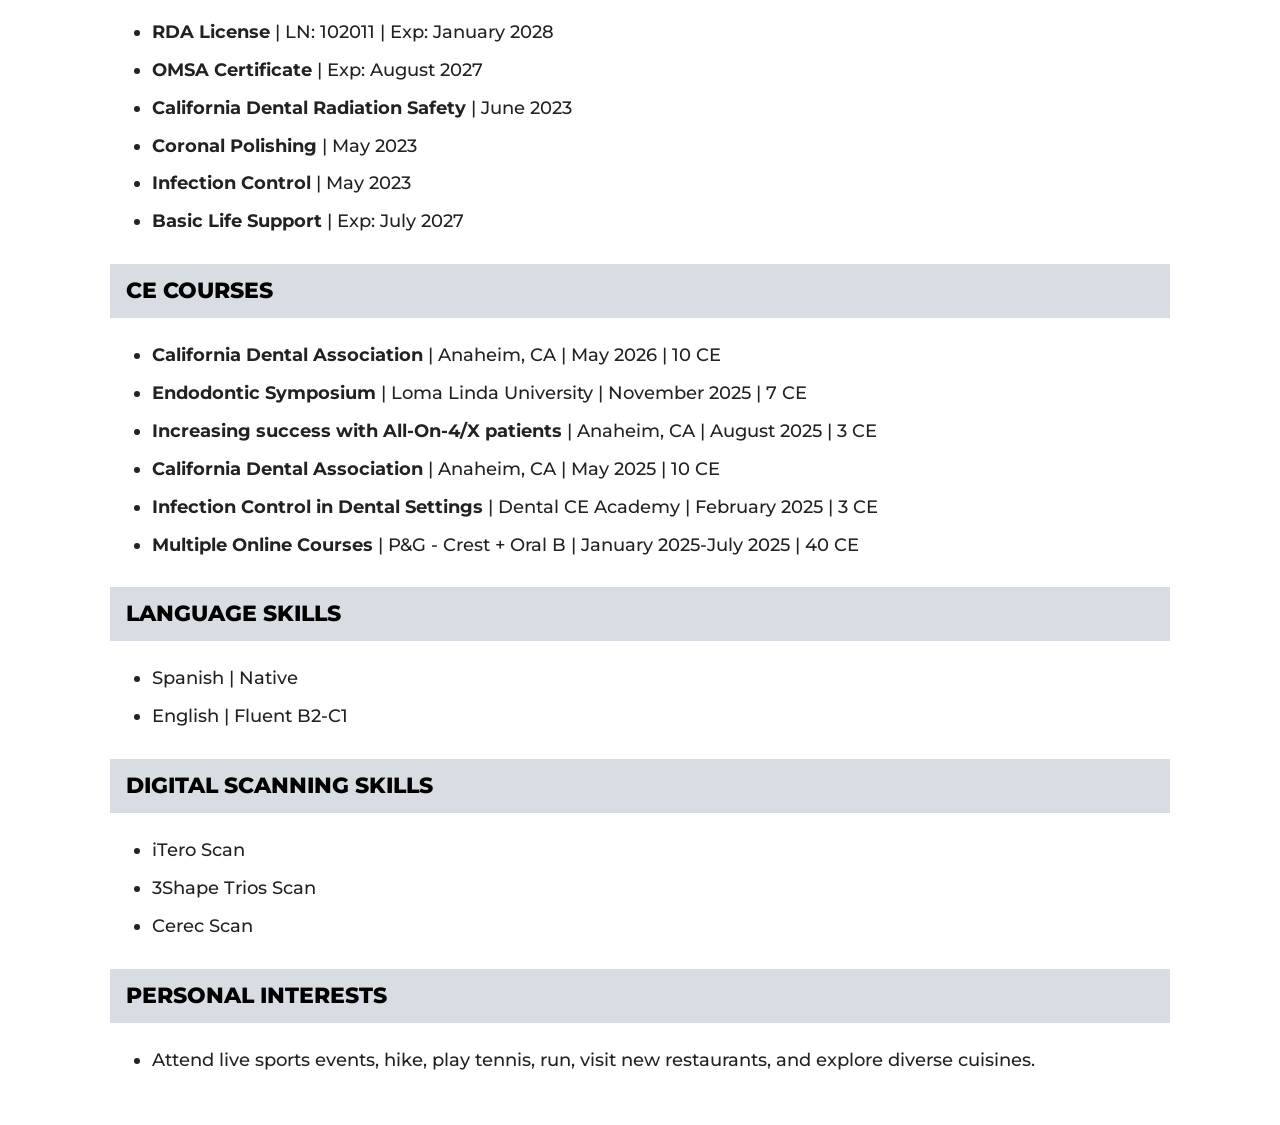
<file: cv_old.html>
<!DOCTYPE html>
<html lang="en">
<head>
  <meta charset="UTF-8" />
  <meta name="viewport" content="width=device-width, initial-scale=1.0"/>
  <title>Antonio Perez Leon – Dental CV</title>

  <!-- FONT -->
  <link rel="preconnect" href="https://fonts.googleapis.com">
  <link rel="preconnect" href="https://fonts.gstatic.com" crossorigin>

  <link href="https://fonts.googleapis.com/css2?family=Montserrat:wght@400;500;600;700;800&display=swap" rel="stylesheet">

  <link rel="stylesheet" href="css/cv.css">
</head>

<body>

  <!-- =========================================================
       HEADER
  ========================================================== -->

  <header class="header">

    <h1 class="main-name">
      ANTONIO PEREZ LEON
    </h1>

    <h2 class="degree">
      DDS
    </h2>

    <div class="divider"></div>

    <p class="contact">
      ☎ +1 (562)-329-8061 |
      ✉ antonio_pl2@outlook.com |
      📍 Norwalk, CA
    </p>

  </header>
  <!-- =========================================================
       EDUCATION
  ========================================================== -->

  <section class="section">

    <h2 class="section-title">
      EDUCATION
    </h2>

    <div class="education-item">

      <p>
        <strong>Doctor of Dental Surgery, DDS</strong> |
        UMSNH | Morelia, Mexico
      </p>

      <p class="subtext">
        August 2010 – July 2015 | GPA: 3.48
      </p>

    </div>

    <div class="education-item">

      <p>
        <strong>OMSF Internship</strong> |
        ISSSTE Hospital | Morelia, Mexico
      </p>

      <p class="subtext">
        August 2015 – July 2016
      </p>

    </div>

  </section>

  <!-- =========================================================
       CLINICAL EXPERIENCE
  ========================================================== -->

  <section class="section">

    <h2 class="section-title">
      CLINICAL EXPERIENCE
    </h2>

    <!-- JOB -->
    <div class="job">

      <div class="job-top">

        <div class="job-left">

          <div class="job-title">
            RDA-OMSA |
          </div>

          <div class="job-company">
            Simply Dentistry | Tustin, CA
            <br>
            Family Dentistry, Miguel Choy | Long Beach, CA
          </div>

        </div>

        <div class="job-date">
          March 2020 – Present
        </div>

      </div>

      <ul class="details">

        <li>
          Manage patient flow and clinical operations while assisting dentists in restorative,
          crowns, dentures, implants, and oral surgery procedures.
        </li>

        <li>
          Fabricate and cement temporaries, adjust dentures, perform soft relines,
          start and monitor Invisalign treatments, and perform teeth whitening procedures.
        </li>

        <li>
          Coordinate back-office operations by delegating tasks and supporting sterilization
          and inventory management to maintain order and operatory efficiency.
        </li>

        <li>
          Perform digital scanning and radiographs to support diagnosis and treatment planning.
        </li>

        <li>
          Train new dental assistants on clinical protocols, patient care,
          and workflow efficiency.
        </li>

      </ul>

    </div>

    <!-- JOB -->
    <div class="job">

      <div class="job-top">

        <div class="job-left">

          <div class="job-title">
            General Dentist |
            <span class="location">
              Morelia, Mexico
            </span>
          </div>

        </div>

        <div class="job-date">
          January 2017 – June 2017
        </div>

      </div>

      <ul class="details">

        <li>
          Clinical diagnosis, dental restorations, dental surgery (Wisdom teeth removal),
          fixed, complete and removable prosthodontics procedures.
          Assisted in implant placements and referred patients to specialized
          healthcare providers when necessary.
        </li>

      </ul>

    </div>

    <!-- JOB -->
    <div class="job">

      <div class="job-top">

        <div class="job-left">

          <div class="job-title">
            Student Dentist |
            <span class="location">
              UMSNH | Morelia, Mexico
            </span>
          </div>

        </div>

        <div class="job-date">
          August 2013 – July 2015
        </div>

      </div>

      <ul class="details">

        <li>
          Performed diagnoses, endodontic treatments, restorations, extractions,
          fixed and removable prosthodontic procedures,
          pediatric dental care, and periodontal care.
        </li>

      </ul>

    </div>

  </section>

  <!-- =========================================================
       COMMUNITY
  ========================================================== -->

  <section class="section">

    <h2 class="section-title">
      COMMUNITY SERVICES
    </h2>

    <ul class="details">

      <li>
        <strong>Colgate Bright Smiles</strong> |
        Azusa, CA | Volunteer | 6 hrs (April 2026)
      </li>

      <li>
        <strong>Healing California</strong> |
        Long Beach, CA | Volunteer | 5 hrs (September 2025)
      </li>

      <li>
        <strong>Second Harvest Food Bank</strong> |
        Irvine, CA | Volunteer | 25 hrs (Aug-Dec 2025)
      </li>

      <li>
        <strong>Ed’s Dental Laboratory</strong> |
        Anaheim, CA | Volunteer | 60 hrs (Feb-Sep 2025)
      </li>

    </ul>

  </section>

  <!-- =========================================================
       LICENSES
  ========================================================== -->

  <section class="section">

    <h2 class="section-title">
      DENTAL LICENSES | CERTIFICATES
    </h2>

    <ul class="details">

      <li>
        <strong>RDA License</strong> |
        LN: 102011 | Exp: January 2028
      </li>

      <li>
        <strong>OMSA Certificate</strong> |
        Exp: August 2027
      </li>

      <li>
        <strong>California Dental Radiation Safety</strong> |
        June 2023
      </li>

      <li>
        <strong>Coronal Polishing</strong> |
        May 2023
      </li>

      <li>
        <strong>Infection Control</strong> |
        May 2023
      </li>

      <li>
        <strong>Basic Life Support</strong> |
        Exp: July 2027
      </li>

    </ul>

  </section>

  <!-- =========================================================
       CE COURSES
  ========================================================== -->

  <section class="section">

    <h2 class="section-title">
      CE COURSES
    </h2>

    <ul class="details">

      <li>
        <strong>California Dental Association</strong> |
        Anaheim, CA | May 2026 | 10 CE
      </li>

      <li>
        <strong>Endodontic Symposium</strong> |
        Loma Linda University | November 2025 | 7 CE
      </li>

      <li>
        <strong>Increasing success with All-On-4/X patients</strong> |
        Anaheim, CA | August 2025 | 3 CE
      </li>

      <li>
        <strong>California Dental Association</strong> |
        Anaheim, CA | May 2025 | 10 CE
      </li>

      <li>
        <strong>Infection Control in Dental Settings</strong> |
        Dental CE Academy | February 2025 | 3 CE
      </li>

      <li>
        <strong>Multiple Online Courses</strong> |
        P&G - Crest + Oral B | January 2025-July 2025 | 40 CE
      </li>

    </ul>

  </section>

  <!-- =========================================================
       LANGUAGE SKILLS
  ========================================================== -->

  <section class="section">

    <h2 class="section-title">
      LANGUAGE SKILLS
    </h2>

    <ul class="details">

      <li>
        Spanish | Native
      </li>

      <li>
        English | Fluent B2-C1
      </li>

    </ul>

  </section>

  <!-- =========================================================
       DIGITAL SCANNING SKILLS
  ========================================================== -->

  <section class="section">

    <h2 class="section-title">
      DIGITAL SCANNING SKILLS
    </h2>

   <ul class="details">

      <li>iTero Scan</li>

      <li>3Shape Trios Scan</li>

      <li>Cerec Scan</li>

    </ul>

  </section>

  <!-- =========================================================
       PERSONAL INTERESTS
  ========================================================== -->

  <section class="section">

    <h2 class="section-title">
      PERSONAL INTERESTS
    </h2>
    <ul class="details">
      <li>
        Attend live sports events, hike, play tennis, run, visit new restaurants, and explore diverse cuisines.
      </li>
    </ul>

  </section>

</body>
</html>
</file>
<file: css/styles.css>
/* ==========================================================================
   1. CONFIGURACIÓN GENERAL Y RESET
   ========================================================================== */
* {
  margin: 0;
  padding: 0;
  box-sizing: border-box;
}

html {
  scroll-behavior: smooth;
}

body {
  font-family: 'Inter', sans-serif;
  color: #4b5563;
  background-color: #ffffff;
  -webkit-font-smoothing: antialiased;
}

/* ==========================================================================
   2. NAVBAR
   ========================================================================== */
.navbar {
  position: fixed;
  top: 0;
  left: 0;
  width: 100%;
  z-index: 999;
  display: flex;
  justify-content: space-between;
  align-items: center;
  padding: 18px 8%;
  background: rgba(255, 255, 255, 0.96);
  backdrop-filter: blur(10px);
  border-bottom: 1px solid #e2e8f0;
}

.logo {
  font-family: 'Playfair Display', serif;
  font-size: 22px;
  font-weight: 700;
  color: #0f172a;
}

.menu-btn {
  background: none;
  border: none;
  font-size: 26px;
  cursor: pointer;
  display: none;
}

.nav-links {
  display: flex;
  gap: 24px;
}

.nav-links a {
  text-decoration: none;
  color: #334155;
  font-weight: 500;
  font-size: 14px;
  transition: color 0.2s;
}

.nav-links a:hover {
  color: #3b82f6;
}

/* ==========================================================================
   3. HERO SECTION (INTRO)
   ========================================================================== */
.hero {
  min-height: 100vh;
  background: linear-gradient(135deg, #2563eb 0%, #60a5fa 100%);
  position: relative;
  display: flex;
  align-items: center;
  justify-content: center;
  overflow: hidden;
}

.hero-overlay {
  position: absolute;
  inset: 0;
  background: radial-gradient(circle at center, rgba(255, 255, 255, 0.12), transparent 75%);
}

.hero-content {
  position: relative;
  z-index: 2;
  text-align: center;
  color: #ffffff;
  padding: 0 20px;
}

.hero-tag-container {
  display: flex;
  justify-content: center;
  margin-bottom: 25px;
}

.hero-tag {
  background: #0f172a;
  padding: 6px 16px;
  font-size: 11px;
  letter-spacing: 2px;
  font-weight: 600;
  display: inline-block;
}

.hero h1 {
  font-family: 'Playfair Display', serif;
  font-size: 84px;
  line-height: 1.05;
  margin-bottom: 35px;
  font-weight: 700;
  letter-spacing: -1px;
}

.hero-info-horizontal {
  display: flex;
  justify-content: center;
  gap: 24px;
  font-size: 15px;
  color: rgba(255, 255, 255, 0.9);
  font-weight: 400;
}

.hero-info-horizontal span:not(:last-child)::after {
  content: "";
  display: inline-block;
  width: 1px;
  height: 12px;
  background: rgba(255, 255, 255, 0.4);
  margin-left: 24px;
  vertical-align: middle;
}

.scroll-down {
  display: inline-block;
  margin-top: 50px;
  color: #ffffff;
  text-decoration: none;
  font-size: 32px;
  animation: bounce 1.5s infinite;
  opacity: 0.7;
}

@keyframes bounce {
  0%, 100% { transform: translateY(0); }
  50% { transform: translateY(8px); }
}

/* ==========================================================================
   4. ESTRUCTURA DE SECCIONES INTERCALADAS (FONDO INFINITO DE LADO A LADO)
   ========================================================================== */
/* Contenedor externo: Ocupa el 100% del ancho de la pantalla para el fondo */
.section-wrapper {
  width: 100%;
  padding: 100px 0;
}

/* Colores de fondo asignados a los contenedores externos */
#career, #credentials, #contact {
  background-color: #ffffff !important;
}

#education, #ce-courses {
  background-color: #f8fafc !important; /* Azul grisáceo de lado a lado */
}

/* Contenedor interno: Centra el contenido a un ancho fijo y limpio */
.section-content {
  width: 100%;
  max-width: 1140px !important;
  margin: 0 auto !important;
  padding: 0 20px; /* Evita que toque los bordes en pantallas medianas */
}

.section-mini-title {
  color: #3b82f6 !important;
  font-family: 'Inter', sans-serif !important;
  letter-spacing: 1.5px !important;
  font-size: 13px !important;
  font-weight: 600 !important;
  text-transform: uppercase;
  text-align: center;
  margin-bottom: 12px !important;
}

.section-title {
  font-family: 'Playfair Display', serif !important;
  font-size: 48px !important;
  font-weight: 700 !important;
  color: #1e293b !important;
  letter-spacing: -0.5px !important;
  text-align: center;
  margin-bottom: 60px !important;
}

.subsection-title {
  font-family: 'Playfair Display', serif !important;
  font-size: 24px !important;
  font-weight: 700 !important;
  color: #1e293b !important;
  margin-bottom: 24px !important;
  display: flex;
  align-items: center;
  gap: 10px;
}

/* ==========================================================================
   5. TARJETAS (CARDS COMPONENT)
   ========================================================================== */
.card {
  background: #ffffff !important;
  border: 1px solid #e2e8f0 !important;
  border-radius: 12px !important;
  padding: 32px !important;
  box-shadow: none !important;
  margin-bottom: 24px !important;
}

.card h3 {
  font-family: 'Playfair Display', serif !important;
  font-size: 22px !important;
  font-weight: 700 !important;
  color: #1e293b !important;
  margin-bottom: 6px;
}

.date {
  color: #3b82f6 !important;
  font-weight: 600 !important;
  font-size: 14px !important;
  margin-bottom: 12px !important;
  display: flex;
  align-items: center;
  gap: 6px;
}

/* ==========================================================================
   6. SECCIÓN: CLINICAL EXPERIENCE (TIMELINE)
   ========================================================================== */
.timeline {
  border-left: 2px solid #e2e8f0 !important;
  padding-left: 40px !important;
  max-width: 960px !important;
  margin: 0 auto !important;
}

.timeline-item {
  position: relative;
}

.timeline-dot {
  width: 12px !important;
  height: 12px !important;
  background-color: #3b82f6 !important;
  position: absolute;
  left: -47px !important;
  top: 42px !important;
  border: 2px solid #ffffff !important;
  box-shadow: 0 0 0 4px rgba(59, 130, 246, 0.15) !important;
  border-radius: 50%;
}

.company {
  color: #4b5563 !important;
  font-weight: 500 !important;
  font-size: 15px !important;
}

.company-extra {
  font-size: 14px !important;
  color: #64748b !important;
  margin-left: 20px;
  margin-top: 2px;
}

.job-description {
  list-style-type: none !important;
  padding-left: 0 !important;
  margin-top: 18px !important;
  margin-bottom: 20px !important;
}

.job-description li {
  position: relative;
  padding-left: 20px !important;
  font-size: 14.5px !important;
  color: #4b5563 !important;
  line-height: 1.6 !important;
  margin-bottom: 12px !important;
}

.job-description li::before {
  content: "•" !important;
  color: #3b82f6 !important;
  position: absolute;
  left: 0;
  font-size: 18px;
  line-height: 1;
  top: -1px;
}

.chips {
  display: flex;
  gap: 8px;
  flex-wrap: wrap;
}

.chips span {
  background: #eff6ff !important;
  color: #2563eb !important;
  padding: 6px 14px !important;
  border-radius: 999px !important;
  font-size: 13px !important;
  font-weight: 500 !important;
}

/* ==========================================================================
   7. SECCIÓN: EDUCATION & COMMUNITY
   ========================================================================== */
.grid-two-columns {
  display: grid;
  grid-template-columns: 1fr 1fr;
  gap: 40px;
  align-items: start;
}

.gpa {
  display: inline-block;
  margin-top: 12px;
  color: #3b82f6;
  font-size: 14px;
  font-weight: 600;
}

.community-card {
  padding: 24px !important;
}

.community-header {
  display: flex;
  justify-content: space-between;
  align-items: center;
  margin-bottom: 6px;
}

.community-header h3 {
  font-size: 16px !important;
  font-family: 'Inter', sans-serif !important;
  font-weight: 600 !important;
}

.community-card p {
  font-size: 14px !important;
  color: #64748b !important;
}

.hours {
  background: #eff6ff !important;
  color: #3b82f6 !important;
  padding: 4px 10px !important;
  border-radius: 6px !important;
  font-size: 12px !important;
  font-weight: 600 !important;
}

/* ==========================================================================
   8. SECCIÓN: LICENSES & SKILLS (CREDENTIALS)
   ========================================================================== */
.internal-grid {
  display: grid;
  grid-template-columns: 1fr 1fr;
  gap: 16px;
}

.credential-card {
  padding: 24px !important;
  margin-bottom: 0 !important;
}

.credential-card h3 {
  font-family: 'Inter', sans-serif !important;
  font-size: 15px !important;
  font-weight: 600 !important;
  color: #1e293b !important;
  margin-bottom: 4px;
}

.credential-card .sub-text {
  font-size: 13px;
  color: #64748b;
}

.credential-card .exp-date {
  font-size: 13px;
  color: #3b82f6;
  margin-top: 4px;
  font-weight: 500;
}

.scanning-list {
  display: flex;
  flex-direction: column;
  gap: 12px;
}

.scan-item {
  background: #ffffff;
  border: 1px solid #e2e8f0;
  border-radius: 10px;
  padding: 16px 20px;
  font-size: 14.5px;
  color: #1e293b;
  font-weight: 500;
  display: flex;
  align-items: center;
}

.scan-item::before {
  content: "•";
  color: #3b82f6;
  font-size: 22px;
  margin-right: 12px;
  line-height: 0;
}

.languages-top-margin {
  margin-top: 48px;
}

.languages-container {
  display: flex;
  flex-direction: column;
  gap: 24px;
}

.language-row {
  display: flex;
  flex-direction: column;
  gap: 8px;
}

.lang-labels {
  display: flex;
  justify-content: space-between;
  align-items: center;
  font-size: 14.5px !important;
  font-weight: 600 !important;
  color: #1e293b !important;
}

.lang-level {
  color: #3b82f6 !important;
  font-weight: 500 !important;
}

.progress-bar {
  height: 6px;
  background: #e2e8f0;
  border-radius: 999px;
  width: 100%;
}

.bar-fill {
  height: 100%;
  background: #3b82f6;
  border-radius: 999px;
}

.bar-fill.full { width: 100%; }
.bar-fill.fluent { width: 88%; }

/* ==========================================================================
   9. SECCIÓN: CE COURSES
   ========================================================================== */
.ce-main-title { 
  margin-bottom: 8px !important; 
}

.ce-subtitle {
  text-align: center;
  font-size: 15px;
  color: #64748b;
  margin-bottom: 50px;
}

.ce-subtitle strong {
  color: #3b82f6;
  font-size: 18px;
}

.ce-grid {
  display: grid;
  grid-template-columns: repeat(3, 1fr);
  gap: 24px;
}

.ce-card {
  padding: 0 !important;
  display: flex;
  flex-direction: column;
  justify-content: space-between;
  margin-bottom: 0 !important;
}

.ce-card-top {
  padding: 24px 24px 18px 24px;
  display: flex;
  gap: 16px;
}

.ce-icon-box {
  background: #eff6ff;
  color: #3b82f6;
  width: 40px;
  height: 40px;
  border-radius: 8px;
  display: flex;
  align-items: center;
  justify-content: center;
  font-size: 16px;
  flex-shrink: 0;
}

.ce-info h3 {
  font-family: 'Inter', sans-serif !important;
  font-size: 14.5px !important;
  font-weight: 600 !important;
  line-height: 1.4;
  color: #1e293b !important;
}

.ce-info p { 
  font-size: 13.5px; 
  color: #64748b; 
  margin-top: 2px; 
}

.ce-card-bottom {
  padding: 14px 24px;
  border-top: 1px solid #f1f5f9;
  display: flex;
  justify-content: space-between;
  align-items: center;
}

.ce-date { 
  font-size: 13px; 
  color: #64748b; 
}

.ce-badge {
  background: #eff6ff;
  color: #2563eb;
  padding: 4px 10px;
  border-radius: 6px;
  font-size: 12px;
  font-weight: 600;
}

/* ==========================================================================
   10. SECCIÓN: CONTACTO & INTERESES PERSONALES
   ========================================================================== */
.contact-main-title { 
  margin-bottom: 50px !important; 
}

.contact-layout { 
  gap: 60px !important; 
}

.contact-cards-container { 
  display: flex; 
  flex-direction: column; 
  gap: 16px; 
}

.contact-info-card {
  margin-bottom: 0 !important;
  display: flex;
  align-items: center;
  gap: 20px;
  padding: 20px 24px !important;
  background: #f8fafc !important;
}

.contact-icon-circle {
  width: 44px;
  height: 44px;
  background: #eff6ff;
  color: #3b82f6;
  border-radius: 50%;
  display: flex;
  align-items: center;
  justify-content: center;
  font-size: 16px;
}

.contact-data { 
  display: flex; 
  flex-direction: column; 
}

.contact-label { 
  font-size: 11px; 
  font-weight: 700; 
  color: #64748b; 
  letter-spacing: 0.5px; 
}

.contact-value { 
  font-size: 15px; 
  font-weight: 600; 
  color: #1e293b; 
}

.interests-container { 
  height: 100%; 
}

.interests-chips { 
  display: flex; 
  gap: 12px; 
  flex-wrap: wrap; 
  margin-top: 12px; 
}

.interests-chips span {
  background: #ffffff !important;
  color: #1f2937 !important;
  padding: 10px 22px !important;
  border: 1px solid #d1d5db !important;
  border-radius: 50px !important;
  font-size: 14px !important;
  font-weight: 500 !important;
  display: inline-block;
}

/* Estilos base rápidos para asegurar que los SVG se rendericen con el tamaño exacto del diseño */
    .icon-svg {
      width: 18px;
      height: 18px;
      fill: currentColor;
      display: inline-block;
      vertical-align: middle;
      flex-shrink: 0;
    }
    .subsection-title .icon-svg {
      width: 24px;
      height: 24px;
      color: #3b82f6;
    }
    .ce-icon-box .icon-svg {
      width: 20px;
      height: 20px;
    }
    .contact-icon-circle .icon-svg {
      width: 20px;
      height: 20px;
    }
    .date .icon-svg, .company .icon-svg {
      margin-right: 6px;
      color: #3b82f6;
    }
    .company .icon-svg {
      color: #64748b;
    }
    
    /* Clase para el fondo azul grisáceo en las tarjetas de Clinical Experience, Credentials y Scan Items */
    .card-bg-alt,
    .internal-grid .credential-card,
    .scanning-list .scan-item {
      background-color: #f1f5f9 !important; /* Color azul grisáceo tenue (Slate 100) */
      border: 1px solid #e2e8f0 !important;
    }

    /* Corrección de contraste para las etiquetas/chips dentro de Clinical Experience */
    .card-bg-alt .chips span {
      background-color: #ffffff !important; /* Fondo blanco para contrastar con el gris de la tarjeta */
      color: #1e293b !important;            /* Texto gris oscuro/azulino de alta visibilidad */
      border: 1px solid #cbd5e1 !important;  /* Borde sutil que define el contorno */
    }

/* ==========================================================================
   11. FOOTER MINIMALISTA
   ========================================================================== */
.main-footer {
  border-top: 1px solid #e2e8f0;
  padding: 35px 20px;
  text-align: center;
  background: #ffffff;
}

.main-footer p {
  font-size: 13.5px;
  color: #64748b;
}

/* ==========================================================================
   12. RESPONSIVE DESIGN (SOPORTE MÓVIL)
   ========================================================================== */
@media (max-width: 1200px) {
  .section-wrapper {
    padding: 80px 0;
  }
  .section-content {
    padding: 0 4% !important;
  }
}

@media (max-width: 1024px) {
  .ce-grid { 
    grid-template-columns: repeat(2, 1fr); 
  }
}

@media (max-width: 850px) {
  .grid-two-columns { 
    grid-template-columns: 1fr; 
    gap: 40px; 
  }
  .hero-info-horizontal { 
    flex-direction: column; 
    gap: 8px; 
  }
  .hero-info-horizontal span:not(:last-child)::after { 
    display: none; 
  }
}

@media (max-width: 768px) {
  .menu-btn { 
    display: block; 
  }
  .nav-links {
    position: absolute;
    top: 65px;
    right: 5%;
    flex-direction: column;
    background: #ffffff;
    padding: 20px;
    border-radius: 8px;
    box-shadow: 0 10px 15px -3px rgba(0, 0, 0, 0.05);
    display: none;
    width: 180px;
  }
  .nav-links.active { 
    display: flex; 
  }
  .hero h1 { 
    font-size: 52px; 
  }
  .section-title { 
    font-size: 36px; 
  }
  .internal-grid { 
    grid-template-columns: 1fr; 
  }
  .ce-grid { 
    grid-template-columns: 1fr; 
  }
}
</file>
<file: cv.css>
/* =========================================================
   RESET
========================================================= */

*{
  margin:0;
  padding:0;
  box-sizing:border-box;
}

/* =========================================================
   BODY
========================================================= */

body{
  font-family:'Montserrat', sans-serif;
  background:#ffffff;
  color:#222;
  max-width:1200px;
  margin:auto;
  padding:40px 70px;
  line-height:1.45;
}

/* =========================================================
   HEADER
========================================================= */

.header{
  text-align:center;
  margin-bottom:30px;
}

.main-name{
  font-size:64px;
  font-weight:800;
  color:#000;
  letter-spacing:-1px;
  margin-bottom:0;
}

.degree{
  font-size:26px;
  font-weight:700;
  color:#222;
  margin-top:-5px;
  margin-bottom:16px;
}

.divider{
  width:100%;
  height:2px;
  background:#d7dde3;
  margin-bottom:18px;
}

.contact{
  font-size:20px;
  font-weight:500;
  color:#333;
}

/* =========================================================
   SECTION TITLES
========================================================= */

.section{
  margin-top:28px;
}

.section-title{
  background:#d7dde3;
  padding:11px 16px;
  font-size:22px;
  font-weight:800;
  color:#000;
  text-transform:uppercase;
  margin-bottom:24px;
}

/* =========================================================
   EDUCATION
========================================================= */

.education-item{
  margin-bottom:18px;
}

.education-item p{
  font-size:22px;
  color:#666;
  font-weight:500;
}

.education-item strong{
  color:#111;
  font-weight:800;
}

.subtext{
  margin-left:14px;
  margin-top:2px;
}

/* =========================================================
   JOBS
========================================================= */

.job{
  margin-bottom:42px;
}

.job-top{
  display:flex;
  justify-content:space-between;
  align-items:flex-start;
  gap:20px;
}

.job-left{
  display:flex;
  align-items:flex-start;
  gap:14px;
}

.job-title{
  font-size:22px;
  font-weight:800;
  color:#111;
  white-space:nowrap;
}

.job-company{
  font-size:22px;
  font-weight:500;
  color:#666;
  line-height:1.35;
}

.location{
  color:#666;
  font-weight:500;
}

.job-date{
  font-size:18px;
  font-weight:700;
  color:#222;
  white-space:nowrap;
}

/* =========================================================
   BULLETS
========================================================= */

.details{
  margin-top:16px;
  margin-left:42px;
}

.details li{
  font-size:18px;
  font-weight:500;
  color:#222;
  margin-bottom:10px;
  line-height:1.55;
}

/* =========================================================
   RESPONSIVE
========================================================= */

@media(max-width:900px){

  body{
    padding:25px;
  }

  .main-name{
    font-size:42px;
  }

  .degree{
    font-size:22px;
  }

  .contact{
    font-size:15px;
  }

  .section-title{
    font-size:18px;
  }

  .education-item p,
  .job-title,
  .job-company{
    font-size:18px;
  }

  .details li{
    font-size:15px;
  }

  .job-top{
    flex-direction:column;
  }

  .job-left{
    flex-direction:column;
    gap:2px;
  }

  .job-date{
    margin-top:6px;
  }
  .interests{
  font-size:18px;
  font-weight:500;
  color:#222;
  line-height:1.55;

  padding-left:38px;
  position:relative;
}

/* custom bullet */
.interests::before{
  content:"•";
  position:absolute;
  left:12px;
  top:0;
  font-size:28px;
  line-height:1;
}
/* =========================================================
   SIMPLE LISTS
========================================================= */

.simple-list{
  margin-top:10px;
  padding-left:38px;   /* controls bullet indentation */
}

.simple-list li{
  font-size:18px;
  font-weight:500;
  color:#222;
  margin-bottom:8px;
  line-height:1.45;

  padding-left:10px;   /* spacing between bullet and text */
}

/* bold first text before "|" if desired */
.simple-list li strong{
  font-weight:800;
  color:#111;
}

}
</file>
<file: css/cv.css>
/* =========================================================
   RESET
========================================================= */

*{
  margin:0;
  padding:0;
  box-sizing:border-box;
}

/* =========================================================
   BODY
========================================================= */

body{
  font-family:'Montserrat', sans-serif;
  background:#ffffff;
  color:#222;
  max-width:1200px;
  margin:auto;
  padding:40px 70px;
  line-height:1.45;
}

/* =========================================================
   HEADER
========================================================= */

.header{
  text-align:center;
  margin-bottom:30px;
}

.main-name{
  font-size:64px;
  font-weight:800;
  color:#000;
  letter-spacing:-1px;
  margin-bottom:0;
}

.degree{
  font-size:26px;
  font-weight:700;
  color:#222;
  margin-top:-5px;
  margin-bottom:16px;
}

.divider{
  width:100%;
  height:2px;
  background:#d7dde3;
  margin-bottom:18px;
}

.contact{
  font-size:20px;
  font-weight:500;
  color:#333;
}

/* =========================================================
   SECTION TITLES
========================================================= */

.section{
  margin-top:28px;
}

.section-title{
  background:#d7dde3;
  padding:11px 16px;
  font-size:22px;
  font-weight:800;
  color:#000;
  text-transform:uppercase;
  margin-bottom:24px;
}

/* =========================================================
   EDUCATION
========================================================= */

.education-item{
  margin-bottom:18px;
}

.education-item p{
  font-size:22px;
  color:#666;
  font-weight:500;
}

.education-item strong{
  color:#111;
  font-weight:800;
}

.subtext{
  margin-left:14px;
  margin-top:2px;
}

/* =========================================================
   JOBS
========================================================= */

.job{
  margin-bottom:42px;
}

.job-top{
  display:flex;
  justify-content:space-between;
  align-items:flex-start;
  gap:20px;
}

.job-left{
  display:flex;
  align-items:flex-start;
  gap:14px;
}

.job-title{
  font-size:22px;
  font-weight:800;
  color:#111;
  white-space:nowrap;
}

.job-company{
  font-size:22px;
  font-weight:500;
  color:#666;
  line-height:1.35;
}

.location{
  color:#666;
  font-weight:500;
}

.job-date{
  font-size:18px;
  font-weight:700;
  color:#222;
  white-space:nowrap;
}

/* =========================================================
   BULLETS
========================================================= */

.details{
  margin-top:16px;
  margin-left:42px;
}

.details li{
  font-size:18px;
  font-weight:500;
  color:#222;
  margin-bottom:10px;
  line-height:1.55;
}

/* =========================================================
   RESPONSIVE
========================================================= */

@media(max-width:900px){

  body{
    padding:25px;
  }

  .main-name{
    font-size:42px;
  }

  .degree{
    font-size:22px;
  }

  .contact{
    font-size:15px;
  }

  .section-title{
    font-size:18px;
  }

  .education-item p,
  .job-title,
  .job-company{
    font-size:18px;
  }

  .details li{
    font-size:15px;
  }

  .job-top{
    flex-direction:column;
  }

  .job-left{
    flex-direction:column;
    gap:2px;
  }

  .job-date{
    margin-top:6px;
  }
  .interests{
  font-size:18px;
  font-weight:500;
  color:#222;
  line-height:1.55;

  padding-left:38px;
  position:relative;
}

/* custom bullet */
.interests::before{
  content:"•";
  position:absolute;
  left:12px;
  top:0;
  font-size:28px;
  line-height:1;
}
/* =========================================================
   SIMPLE LISTS
========================================================= */

.simple-list{
  margin-top:10px;
  padding-left:38px;   /* controls bullet indentation */
}

.simple-list li{
  font-size:18px;
  font-weight:500;
  color:#222;
  margin-bottom:8px;
  line-height:1.45;

  padding-left:10px;   /* spacing between bullet and text */
}

/* bold first text before "|" if desired */
.simple-list li strong{
  font-weight:800;
  color:#111;
}

}
</file>
